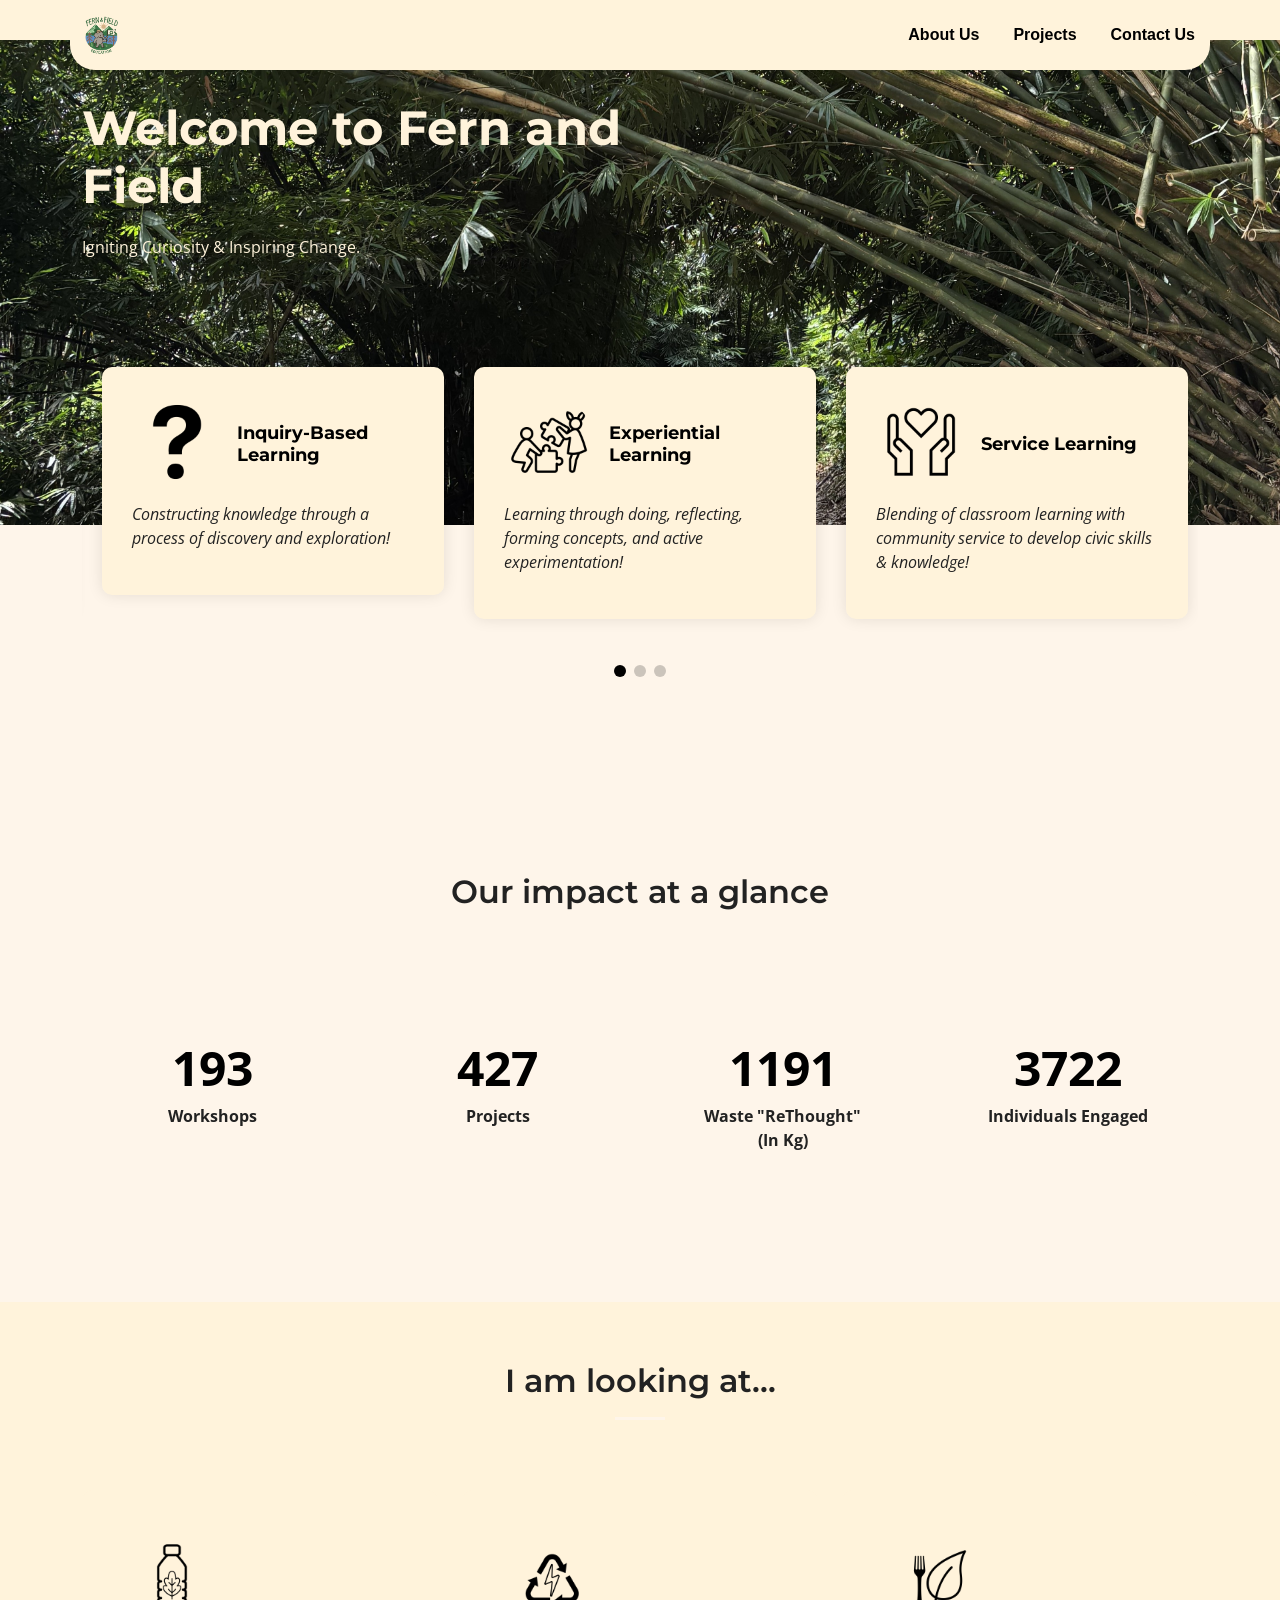
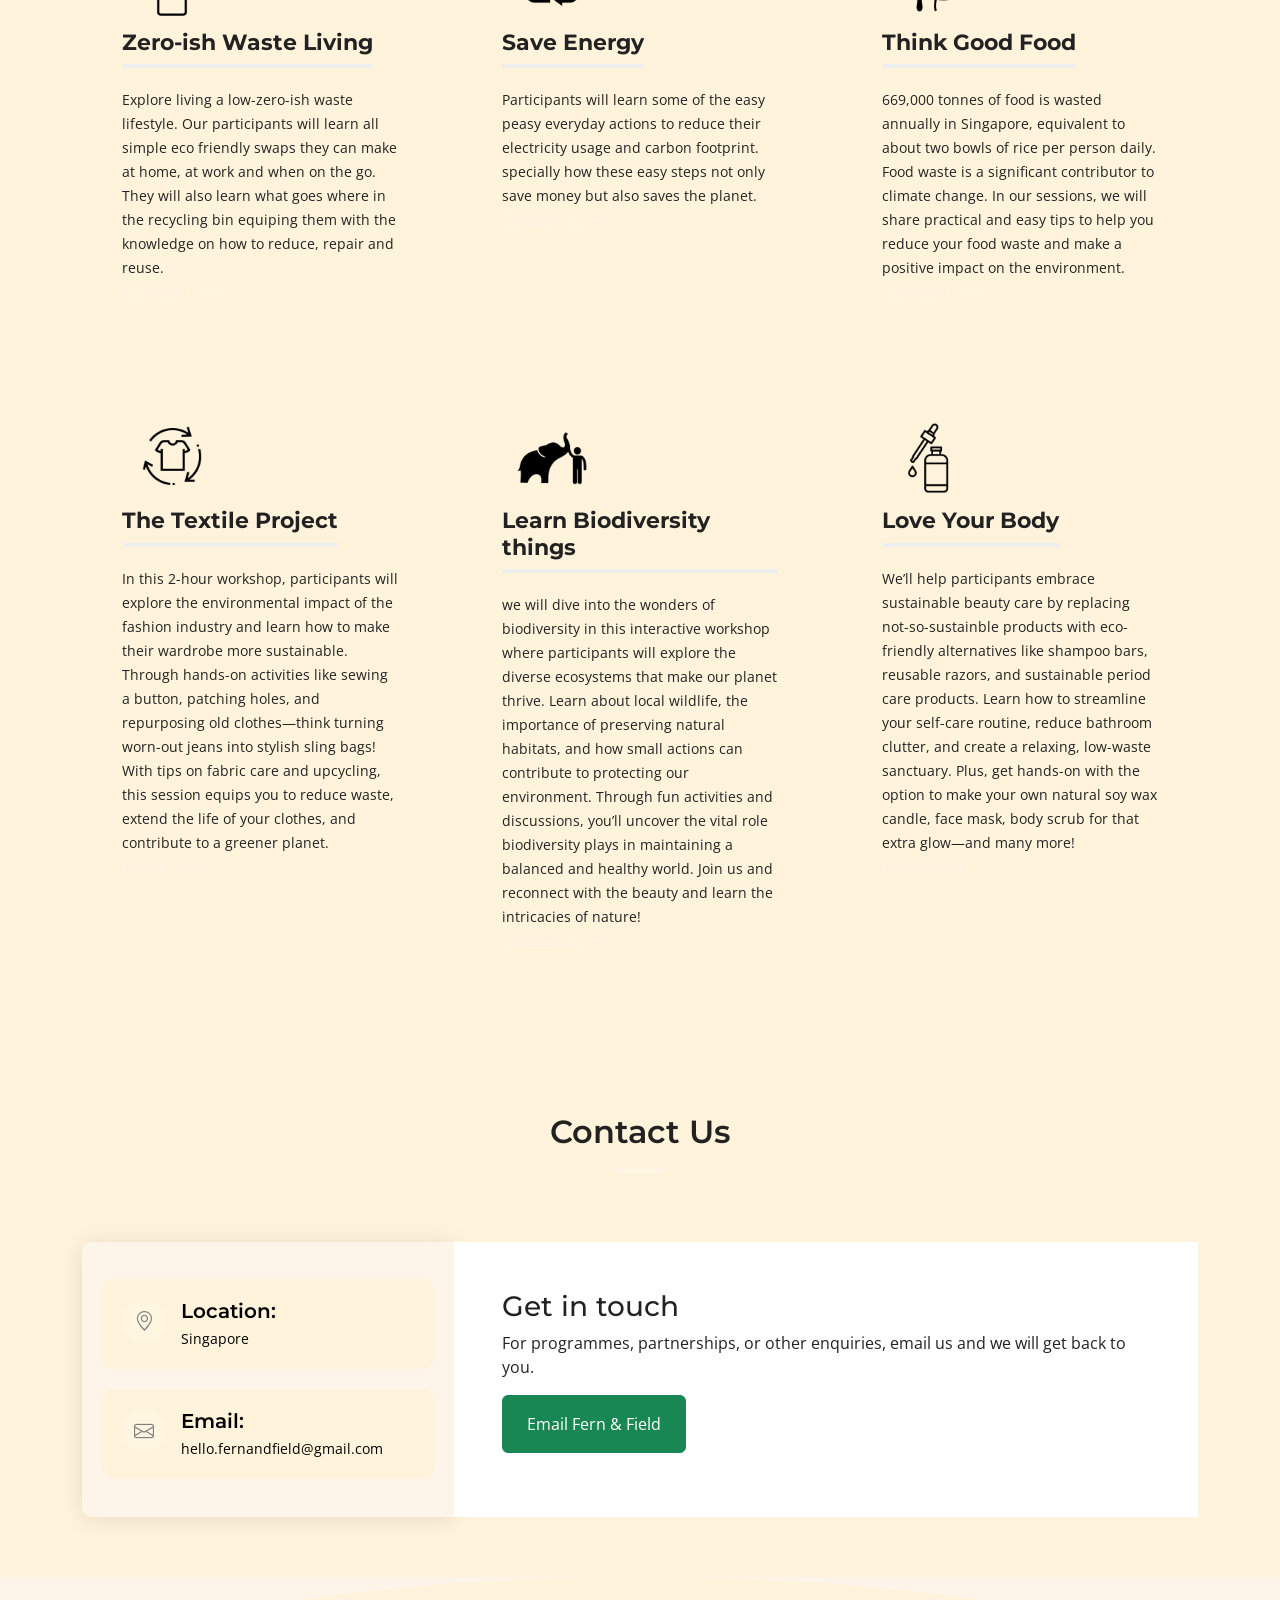
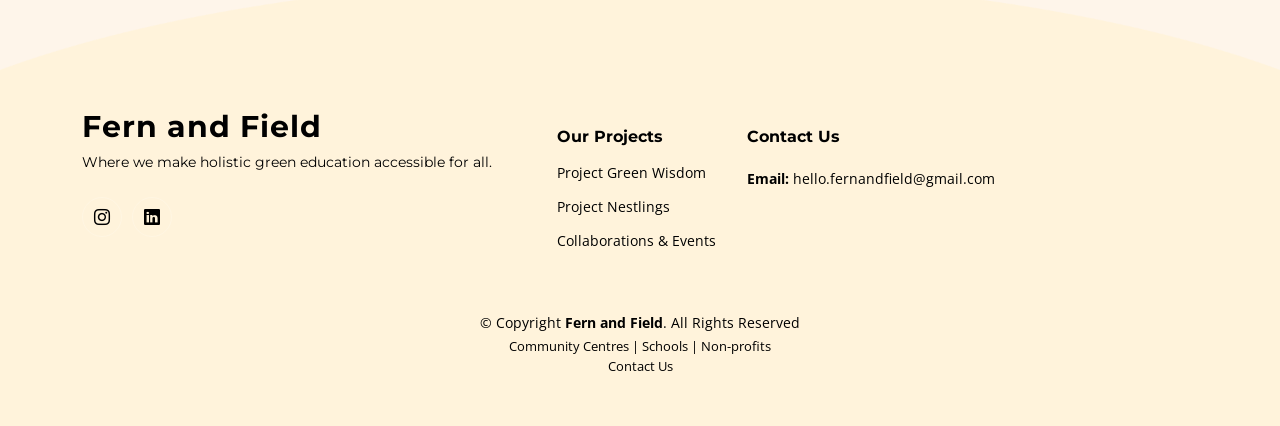
<file: index.html>
<!DOCTYPE html>
<html lang="en">

<head>
  <meta charset="utf-8">
  <meta content="width=device-width, initial-scale=1.0" name="viewport">

  <title>Fern & Field | Holistic Green Education</title>
  <meta property="og:image" content="assets/img/logo.png" />
  <meta name="description" content="Fern and Field: Where we rethink circularity in consumer products and conscious consumer choices. We hope that people will Recycle, Reduce, Reuse through our workshops. "/>
  <meta property="og:title" content="Fern and Field: Where we rethink circularity in consumer products and conscious consumer choices. We hope that people will Recycle, Reduce, Reuse through our workshops. " />
  <meta property="og:description" content="Fern and Field: Where we rethink circularity in consumer products and conscious consumer choices. We hope that people will Recycle, Reduce, Reuse through our workshops. " />
  <meta property="og:image" content="assets/img/logo.png" />


  <!-- Favicons -->
 <link rel="apple-touch-icon" sizes="180x180" href="/apple-touch-icon.png">
  <link rel="icon" type="image/png" sizes="32x32" href="/favicon-32x32.png">
  <link rel="icon" type="image/png" sizes="16x16" href="/favicon-16x16.png">
  <link rel="manifest" href="/site.webmanifest">
  <meta name="msapplication-TileColor" content="#fff3db00">
  <meta name="theme-color" content="#ffffff">
  <meta name="google-site-verification" content="SLOowdwNVGL_ZfBDJ6ufd3YwCEL0C_NyxzTiWFFtkxk" />

  <!-- Google Fonts -->
  <link rel="preconnect" href ="https://fonts.googleapis.com">
  <link rel="preconnect" href="https://fonts.gstatic.com" crossorigin>
  <link href="https://fonts.googleapis.com/css2?family=Open+Sans:ital,wght@0,300;0,400;0,500;0,600;0,700;1,300;1,400;1,600;1,700&family=Montserrat:ital,wght@0,300;0,400;0,500;0,600;0,700;1,300;1,400;1,500;1,600;1,700&family=Raleway:ital,wght@0,300;0,400;0,500;0,600;0,700;1,300;1,400;1,500;1,600;1,700&display=swap" rel="stylesheet">

  <!-- Vendor CSS Files -->
  <link href="assets/vendor/bootstrap/css/bootstrap.min.css" rel="stylesheet">
  <link href="assets/vendor/bootstrap-icons/bootstrap-icons.css" rel="stylesheet">
  <link href="assets/vendor/aos/aos.css" rel="stylesheet">

<link href="assets/vendor/swiper/swiper-bundle.min.css" rel="stylesheet">

  <!-- Template Main CSS File -->
  <link href="assets/css/main.css" rel="stylesheet">

  <!-- =======================================================
  * Template Name: Impact
  * Updated: Jan 09 2024 with Bootstrap v5.3.2
  * Template URL: https://bootstrapmade.com/impact-bootstrap-business-website-template/
  * Author: BootstrapMade.com
  * License: https://bootstrapmade.com/license/
  ======================================================== -->
</head>

<body>
  <div style="background-image: url(assets/img/background.JPG);background-size: cover;">
    <!-- ======= Header ======= -->
    <section id="topbar" class="topbar d-flex align-items-center" style="background-color: #fff3db;">
      <div class="container d-flex justify-content-center justify-content-md-between">
        <div class="contact-info d-flex align-items-center">
          <i class="bi bi-envelope d-flex align-items-center"><a href="mailto:hello.fernandfield@gmail.com">hello.fernandfield@gmail.com</a></i>
         
       <!-- -->
        </div> 
        <div class="social-links d-none d-md-flex align-items-center">
         
          <a href="https://www.instagram.com/fernandfield" class="instagram"><i class="bi bi-instagram"></i></a>
          <a href="https://www.linkedin.com/company/fern-field/" class="linkedin"><i class="bi bi-linkedin"></i></a>
        </div>
      </div>
    </section>
    <!-- End Top Bar -->
    <header id="header" class="header d-flex align-items-center" style="background-color: rgba(255, 243, 219, 0);">
      <div class="container-fluid container-xl d-flex align-items-center justify-content-between" style="background-color: #fff3db; height: 70px; border-radius: 25px;">
        <a href="index.html" class="logo d-flex align-items-center">
          <!-- Uncomment the line below if you also wish to use an image logo -->
          <img src="assets/img/logo.png">
        </a>
        <nav id="navbar" class="navbar">
          <ul>
            <li><a href="aboutus.html">About Us</a></li>
            <li><a href="#joinus">Projects</a></li>
            <li><a href="#contact">Contact Us</a></li>
          </ul>
        </nav><!-- .navbar -->

        <i class="mobile-nav-toggle mobile-nav-show bi bi-list"></i>
        <i class="mobile-nav-toggle mobile-nav-hide d-none bi bi-x"></i>

      </div>
    </header>
    <!-- End Header -->
    <!-- ======= Hero Section ======= -->
    <section id="hero" class="hero ">
      <div class="container position-relative">
        <div class="row gy-5" data-aos="fade-in">
          <div class="col-lg-6 order-2 order-lg-1 d-flex flex-column justify-content-center text-center text-lg-start">
            <h2><span style="color:#fff3db;">Welcome to <span>Fern and Field</span></span></h2>
            <p><span style="color:#fff3db;"> Igniting Curiosity & Inspiring Change.</span></p>
            <div class="d-flex justify-content-center justify-content-lg-start">
            </div>
          </div>
          <div class="col-lg-6 order-1 order-lg-2">
          </div>
        </div>
      </div>
      <div class="icon-boxes position-relative">
        <div class="container position-relative">
          <div class="row gy-4 mt-5">
            <div class="container testimonials" data-aos="fade-up">
              <div class="slides-3 swiper" data-aos="fade-up" data-aos-delay="100">
                <div class="swiper-wrapper">
      
                  <div class="swiper-slide">
                    <div class="testimonial-wrap">
                      <div class="testimonial-item">
                        <div class="d-flex align-items-center">
                          <img src="assets/img/testimonials/ibl.png" class="testimonial-img flex-shrink-0" alt="">
                          <div>
                            <h3>Inquiry-Based Learning</h3>
                          
                          </div>
                        </div>
                        <p>
                        Constructing knowledge through a process of discovery and exploration!
                        </p>
                      </div>
                    </div>
                  </div><!-- End testimonial item -->

                                    <div class="swiper-slide">
                    <div class="testimonial-wrap">
                      <div class="testimonial-item">
                        <div class="d-flex align-items-center">
                          <img src="assets/img/testimonials/el.png" class="testimonial-img flex-shrink-0" alt="">
                          <div>
                            <h3>Experiential Learning</h3>       
                          </div>
                        </div>
                        <p>
                        Learning through doing, reflecting, forming concepts, and active experimentation!
                        </p>
                      </div>
                    </div>
                  </div><!-- End testimonial item -->
                  
                  <div class="swiper-slide">
                    <div class="testimonial-wrap">
                      <div class="testimonial-item">
                        <div class="d-flex align-items-center">
                          <img src="assets/img/testimonials/sl.png" class="testimonial-img flex-shrink-0" alt="">
                          <div>
                            <h3>Service Learning</h3>
                      
                          </div>
                        </div>
                        <p>
Blending of classroom learning with community service to develop civic skills & knowledge!                        </p>

                      </div>
                    </div>
                  </div><!-- End testimonial item -->
                  
                </div>
                <div class="swiper-pagination"></div>
              </div>
            </div> 
          </div>
        </div>
      </div>

    </section>
    <!-- End Hero Section -->
  </div>
  <main id="main">

    <!-- Stats Section - Home Page -->
    <section id="stats-counter" class="stats" style="background-color: var(--color-primary);">
<style>
  #stats-counter .purecounter {
    color: black;
  }
</style>
      <div class="section-header">
        <h2>Our impact at a glance</h2>
      </div>
      <div class="container position-relative" data-aos="fade-up" data-aos-delay="100">

        <div class="row gy-4">

          <div class="col-lg-3 col-md-6">
            <div class="stats-item text-center w-100 h-100">
              <span data-purecounter-start="0" data-purecounter-end="232" data-purecounter-duration="1" class="purecounter"></span>
              <p>Workshops</p>
            </div>
          </div><!-- End Stats Item -->

          <div class="col-lg-3 col-md-6">
            
            <div class="stats-item text-center w-100 h-100">
              <span data-purecounter-start="0" data-purecounter-end="521" data-purecounter-duration="1" class="purecounter"></span>
              <p>Projects</p>
            </div>
          </div><!-- End Stats Item -->

          <div class="col-lg-3 col-md-6">
            <div class="stats-item text-center w-100 h-100">
              <span data-purecounter-start="0" data-purecounter-end="1453" data-purecounter-duration="1" class="purecounter"></span>
              <p>Waste "ReThought" </p><p>(In Kg)</p>
            </div>
          </div><!-- End Stats Item -->

          <div class="col-lg-3 col-md-6">
            <div class="stats-item text-center w-100 h-100">
              <span data-purecounter-start="0" data-purecounter-end="4539" data-purecounter-duration="1" class="purecounter"></span>
              <p>Individuals Engaged</p>
            </div>
          </div><!-- End Stats Item -->

        </div>

      </div>

    </section><!-- End Stats Section -->

    <!-- ======= Our Services Section ======= -->
    <section id="joinus" class="services sections-bg">
      <div class="container" data-aos="fade-up">

        <div class="section-header">
          <h2>I am looking at...</h2>
        </div>

        <div class="row gy-4" data-aos="fade-up" data-aos-delay="100">

          <div class="col-lg-4 col-md-6">
            <div class="service-item position-relative">
              <img src="assets/img/recyclingplastic.png" style="width: 100px; height: 100px;"><br>
              <h3>Zero-ish Waste Living</h3>
              <p>Explore living a low-zero-ish waste lifestyle. 
                Our participants will learn all simple eco friendly swaps they can make at home, at work and when on the go. 
                They will also learn what goes where in the recycling bin equiping them with the knowledge on how to reduce, repair and reuse.
</p>
              <a href="mailto:hello.fernandfield@gmail.com">Contact Us <i class="bi bi-arrow-right"></i></a>
            </div>
          </div><!-- End Service Item -->

          <div class="col-lg-4 col-md-6">
            <div class="service-item position-relative">
              <img src="assets/img/saveenergy.png" style="width: 100px; height: 100px;"><br>
              <h3>Save Energy</h3>
              <p>Participants will learn some of the easy peasy everyday actions to reduce their electricity usage and carbon footprint. 
specially how these easy steps not only save money but also saves the planet.
    </p>
              <a href="mailto:hello.fernandfield@gmail.com">Contact Us <i class="bi bi-arrow-right"></i></a>
            </div>
          </div><!-- End Service Item -->

          <div class="col-lg-4 col-md-6">
            <div class="service-item position-relative">
              <img src="assets/img/food.png" style="width: 100px; height: 100px;"><br>
              <h3>Think Good Food</h3>
              <p>669,000 tonnes of food is wasted annually in Singapore, equivalent to about two bowls of rice per person daily. 
Food waste is a significant contributor to climate change. In our sessions, we will share practical and easy tips to help you reduce your food waste and make a positive impact on the environment.</p>
              <a href="mailto:hello.fernandfield@gmail.com">Contact Us <i class="bi bi-arrow-right"></i></a>
            </div>
          </div><!-- End Service Item -->
          <div class="col-lg-4 col-md-6">
            <div class="service-item position-relative">
              <img src="assets/img/textileproj.png" style="width: 100px; height: 100px;"><br>
              <h3>The Textile Project</h3>
              <p>In this 2-hour workshop, participants will explore the environmental impact of the fashion industry and learn how to make their wardrobe more sustainable. 
Through hands-on activities like sewing a button, patching holes, and repurposing old clothes—think turning worn-out jeans into stylish sling bags! 
With tips on fabric care and upcycling, this session equips you to reduce waste, extend the life of your clothes, and contribute to a greener planet.</p>
              <a href="mailto:hello.fernandfield@gmail.com">Contact Us <i class="bi bi-arrow-right"></i></a>
            </div>
          </div><!-- End Service Item -->

          <div class="col-lg-4 col-md-6">
            <div class="service-item position-relative">
              <img src="assets/img/biod.png" style="width: 100px; height: 100px;"><br>
              <h3>Learn Biodiversity things</h3>
              <p>we will dive into the wonders of biodiversity in this interactive workshop where participants will explore the diverse ecosystems that make our planet thrive. Learn about local wildlife, the importance of preserving natural habitats, and how small actions can contribute to protecting our environment. 
                Through fun activities and discussions, you’ll uncover the vital role biodiversity plays in maintaining a balanced and healthy world. Join us and reconnect with the beauty and learn the intricacies of nature!</p>
              <a href="mailto:hello.fernandfield@gmail.com">Contact Us <i class="bi bi-arrow-right"></i></a>
            </div>
          </div><!-- End Service Item -->

          <div class="col-lg-4 col-md-6">
            <div class="service-item position-relative">
              <img src="assets/img/body.png" style="width: 100px; height: 100px;"><br>
              <h3>Love Your Body</h3>
              <p>We’ll help participants embrace sustainable beauty care by replacing not-so-sustainble products with eco-friendly alternatives like shampoo bars, 
                reusable razors, and sustainable period care products. Learn how to streamline your self-care routine, reduce bathroom clutter, and create a relaxing, low-waste sanctuary. Plus, get hands-on with the option to make your own natural soy wax candle, face mask, 
                body scrub for that extra glow—and many more!</p>
              <a href="mailto:hello.fernandfield@gmail.com">Contact Us <i class="bi bi-arrow-right"></i></a>
            </div>
          </div><!-- End Service Item -->
        </div>

      </div>
    </section>
    <!-- End Our Services Section -->

    <!-- ======= Contact Section ======= -->
    <section id="contact" class="contact sections-bg">
      <div class="container" data-aos="fade-up">

        <div class="section-header">
          <h2>Contact Us</h2>
        </div>

        <div class="row gx-lg-0 gy-4">

          <div class="col-lg-4">

            <div class="info-container d-flex flex-column align-items-center justify-content-center">
              <div class="info-item d-flex">
                <i class="bi bi-geo-alt flex-shrink-0"></i>
                <div>
                  <h4>Location:</h4>
                  <p>Singapore</p>
                </div>
              </div><!-- End Info Item -->

              <div class="info-item d-flex">
                <i class="bi bi-envelope flex-shrink-0"></i>
                <div>
                  <h4>Email:</h4>
                  <p>hello.fernandfield@gmail.com
                  </p>
                </div>
              </div><!-- End Info Item -->
            </div>

          </div>

          <div class="col-lg-8">
            <div class="p-4 p-lg-5 bg-white h-100 d-flex flex-column justify-content-center">
              <h3>Get in touch</h3>
              <p>For programmes, partnerships, or other enquiries, email us and we will get back to you.</p>
              <p><a class="btn btn-success px-4 py-3" href="mailto:hello.fernandfield@gmail.com?subject=Enquiry%20for%20Fern%20%26%20Field">Email Fern &amp; Field</a></p>
            </div>
          </div><!-- End Contact Email -->

        </div>

      </div>
    </section><!-- End Contact Section -->

  </main><!-- End #main -->

  <!-- ======= Footer ======= -->
  <div class="footer-top-curve">
    <img style="max-width: 100%;"src="./assets/img/footer-top-bg.png">
  </div>
  <footer style="position:relative;" id="footer" class="footer">

    <div class="container">
      <div class="row gy-4">
        <div class="col-lg-5 col-md-12 footer-info">
          <a href="index.html" class="logo d-flex align-items-center">
            <span>Fern and Field</span>
          </a>
          <p>Where we make holistic green education accessible for all.</p>
          <div class="social-links d-flex mt-4">    
            <a href="https://www.instagram.com/fernandfield" class="instagram"><i class="bi bi-instagram"></i></a>
            <a href="https://www.linkedin.com/company/fern-field/" class="linkedin"><i class="bi bi-linkedin"></i></a>
          </div>
        </div>

        <div class="col-lg-2 col-6 footer-links">
          <h4>Our Projects</h4>
          <ul>
            <li><a href="uf.html">Project Green Wisdom</a></li>
           <li><a href="nestlings.html">Project Nestlings</a></li>
           <li><a href="ce.html">Collaborations & Events</a></li>

 
          </ul>
        </div>

        <div class="col-lg-3 col-md-12 footer-contact text-center text-md-start">
          <h4>Contact Us</h4>
          <p>
  
            <strong>Email:</strong> hello.fernandfield@gmail.com<br>
          </p>

        </div>

      </div>
    </div>

    <div class="container mt-4">
      <div class="copyright">
        &copy; Copyright <strong><span>Fern and Field</span></strong>. All Rights Reserved
      </div>
      <div class="credits">
        <!-- All the links in the footer should remain intact. -->
        <!-- You can delete the links only if you purchased the pro version. -->
        <!-- Licensing information: https://bootstrapmade.com/license/ -->
        <!-- Purchase the pro version with working PHP/AJAX contact form: https://bootstrapmade.com/impact-bootstrap-business-website-template/ -->
        Community Centres | Schools | Non-profits <br>  <a href="mailto:hello.fernandfield@gmail.com">Contact Us</a>
      </div>
    </div>

  </footer><!-- End Footer -->
  <!-- End Footer -->

  <a href="#" class="scroll-top d-flex align-items-center justify-content-center"><i class="bi bi-arrow-up-short"></i></a>

  <div id="preloader"></div>

  <!-- Vendor JS Files -->
  <script src="assets/vendor/bootstrap/js/bootstrap.bundle.min.js"></script>
  <script src="assets/vendor/aos/aos.js"></script>

<script src="assets/vendor/purecounter/purecounter_vanilla.js"></script>
  <script src="assets/vendor/swiper/swiper-bundle.min.js"></script>

<!-- Template Main JS File -->
  <script src="assets/js/main.js"></script>

</body>

</html>
</file>
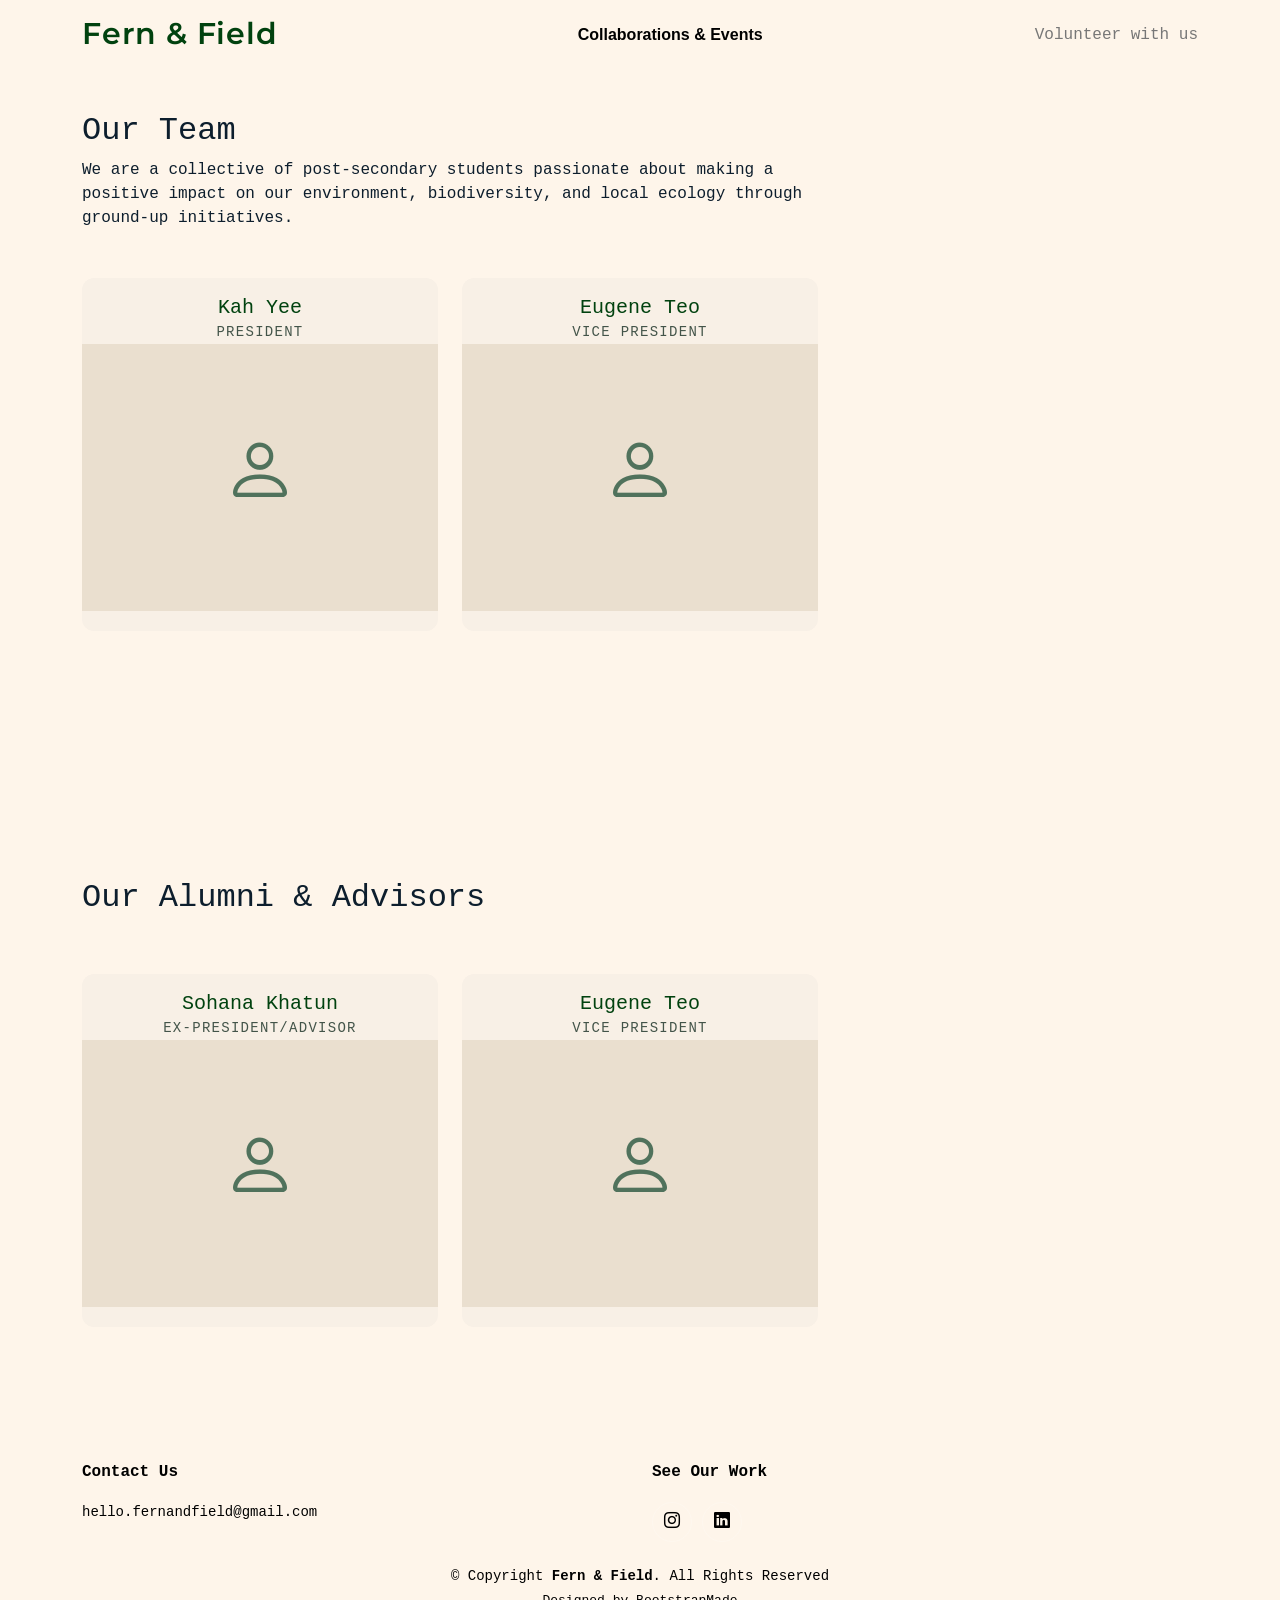
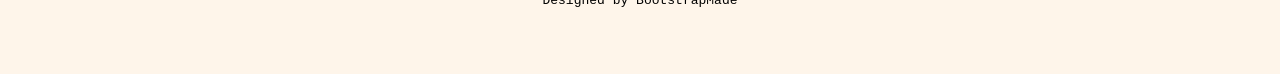
<file: aboutus.html>
<!DOCTYPE html>
<html lang="en">

<head>
  <meta charset="utf-8">
  <meta content="width=device-width, initial-scale=1.0" name="viewport">

  <title>Our Team | Fern & Field</title>
  <meta property="og:image" content="assets/img/logo.png" />
  <meta name="description" content="Fern and Field: Where we rethink circularity in consumer products and conscious consumer choices. We hope that people will Recycle, Reduce, Reuse through our workshops. "/>
  <meta property="og:title" content="Fern and Field: Where we rethink circularity in consumer products and conscious consumer choices. We hope that people will Recycle, Reduce, Reuse through our workshops. " />
  <meta property="og:description" content="Fern and Field: Where we rethink circularity in consumer products and conscious consumer choices. We hope that people will Recycle, Reduce, Reuse through our workshops. " />
  <meta property="og:image" content="assets/img/logo.png" />


  <!-- Favicons -->
 <link rel="apple-touch-icon" sizes="180x180" href="/apple-touch-icon.png">
  <link rel="icon" type="image/png" sizes="32x32" href="/favicon-32x32.png">
  <link rel="icon" type="image/png" sizes="16x16" href="/favicon-16x16.png">
  <link rel="manifest" href="/site.webmanifest">
  <meta name="msapplication-TileColor" content="#fff3db">
  <meta name="theme-color" content="#ffffff">
  <meta name="google-site-verification" content="SLOowdwNVGL_ZfBDJ6ufd3YwCEL0C_NyxzTiWFFtkxk" />

  <!-- Google Fonts -->
  <link rel="preconnect" href ="https://fonts.googleapis.com">
  <link rel="preconnect" href="https://fonts.gstatic.com" crossorigin>
  <link href="https://fonts.googleapis.com/css2?family=Open+Sans:ital,wght@0,300;0,400;0,500;0,600;0,700;1,300;1,400;1,600;1,700&family=Montserrat:ital,wght@0,300;0,400;0,500;0,600;0,700;1,300;1,400;1,500;1,600;1,700&family=Raleway:ital,wght@0,300;0,400;0,500;0,600;0,700;1,300;1,400;1,500;1,600;1,700&display=swap" rel="stylesheet">

  <!-- Vendor CSS Files -->
  <link href="assets/vendor/bootstrap/css/bootstrap.min.css" rel="stylesheet">
  <link href="assets/vendor/bootstrap-icons/bootstrap-icons.css" rel="stylesheet">
  <link href="assets/vendor/aos/aos.css" rel="stylesheet">

<!-- Template Main CSS File -->
  <link href="assets/css/main.css" rel="stylesheet">
  <link href="assets/css/myportfolioindex.css" rel="stylesheet">


  <!-- =======================================================
  * Template Name: Yummy
  * Updated: Jul 27 2023 with Bootstrap v5.3.1
  * Template URL: https://bootstrapmade.com/yummy-bootstrap-restaurant-website-template/
  * Author: BootstrapMade.com
  * License: https://bootstrapmade.com/license/
  ======================================================== -->
</head>

<body>

  <!-- ======= Header ======= -->
  <header id="header" class="header fixed-top d-flex align-items-center" style="background-color: #FEF5EA;">
    <div class="container d-flex align-items-center justify-content-between">

      <a href="index.html" class="logo d-flex align-items-center me-auto me-lg-0">
    <h1 style="color:#01420f;">Fern & Field<span></span></h1>
      </a>

      <nav id="navbar" class="navbar">
        <ul>
          <li><a href="ce.html">Collaborations & Events</a></li>
          
        </ul>
      </nav><!-- .navbar -->

      <a class="btn-book-a-table" href="mailto:hello.fernandfield@gmail.com">Volunteer with us</a>
      <i class="mobile-nav-toggle mobile-nav-show bi bi-list"></i>
      <i class="mobile-nav-toggle mobile-nav-hide d-none bi bi-x"></i>

    </div>
  </header><!-- End Header -->

  <main id="main">
<section class="section site-portfolio" style="background-color: #FEF5EA;">
      <div class="container"><div class="row mb-5 align-items-center"><div class="col-md-12 col-lg-8 mb-4 mb-lg-0" data-aos="fade-up"><h2>Our Team</h2><p class="mb-0">We are a collective of post-secondary students passionate about making a positive impact on our environment, biodiversity, and local ecology through ground-up initiatives.</p></div></div>
      <div class="row no-gutter" data-aos="fade-up" data-aos-delay="200"><div class="item col-sm-6 col-md-4 col-lg-4 mb-4"><div class="item-wrap team-card">
          <div class="work-info"><h3>Kah Yee</h3><span>President</span></div>
          <div class="team-avatar" aria-label="Team photo not supplied"><i class="bi bi-person"></i></div>
        </div></div>
<div class="item col-sm-6 col-md-4 col-lg-4 mb-4"><div class="item-wrap team-card">
          <div class="work-info"><h3>Eugene Teo</h3><span>Vice President</span></div>
          <div class="team-avatar" aria-label="Team photo not supplied"><i class="bi bi-person"></i></div>
        </div></div></div></div>
    </section>
<section class="section site-portfolio" style="background-color: #FEF5EA;">
      <div class="container"><div class="row mb-5 align-items-center"><div class="col-md-12 col-lg-8 mb-4 mb-lg-0" data-aos="fade-up"><h2>Our Alumni & Advisors</h2></div></div>
      <div class="row no-gutter" data-aos="fade-up" data-aos-delay="200"><div class="item col-sm-6 col-md-4 col-lg-4 mb-4"><div class="item-wrap team-card">
          <div class="work-info"><h3>Sohana Khatun</h3><span>Ex-President/Advisor</span></div>
          <div class="team-avatar" aria-label="Team photo not supplied"><i class="bi bi-person"></i></div>
        </div></div>
<div class="item col-sm-6 col-md-4 col-lg-4 mb-4"><div class="item-wrap team-card">
          <div class="work-info"><h3>Eugene Teo</h3><span>Vice President</span></div>
          <div class="team-avatar" aria-label="Team photo not supplied"><i class="bi bi-person"></i></div>
        </div></div></div></div>
    </section>
  </main><!-- End #main -->

   <!-- ======= Footer ======= -->
  <footer id="footer" class="footer" style="background-color: #FEF5EA;">
    <div class="container">
      <div class="row gy-3">
        <div class="col-lg-6"><h4>Contact Us</h4><p><a href="mailto:hello.fernandfield@gmail.com">hello.fernandfield@gmail.com</a></p></div>
        <div class="col-lg-6"><h4>See Our Work</h4>
          <div class="social-links d-flex"><a href="https://www.instagram.com/fernandfield" aria-label="Instagram"><i class="bi bi-instagram"></i></a>
          <a href="https://www.linkedin.com/company/fern-field/" aria-label="LinkedIn"><i class="bi bi-linkedin"></i></a></div>
        </div>
      </div>
      <div class="copyright mt-4">&copy; Copyright <strong>Fern &amp; Field</strong>. All Rights Reserved</div>
      <div class="credits">Designed by <a href="https://bootstrapmade.com/">BootstrapMade</a></div>
    </div>
  </footer><!-- End Footer -->

  <a href="#" class="scroll-top d-flex align-items-center justify-content-center"><i class="bi bi-arrow-up-short"></i></a>

  <div id="preloader"></div>

  <!-- Vendor JS Files -->
  <script src="assets/vendor/bootstrap/js/bootstrap.bundle.min.js"></script>
  <script src="assets/vendor/aos/aos.js"></script>

<!-- Template Main JS File -->
  <script src="assets/js/main.js"></script>

</body>

</html>
</file>
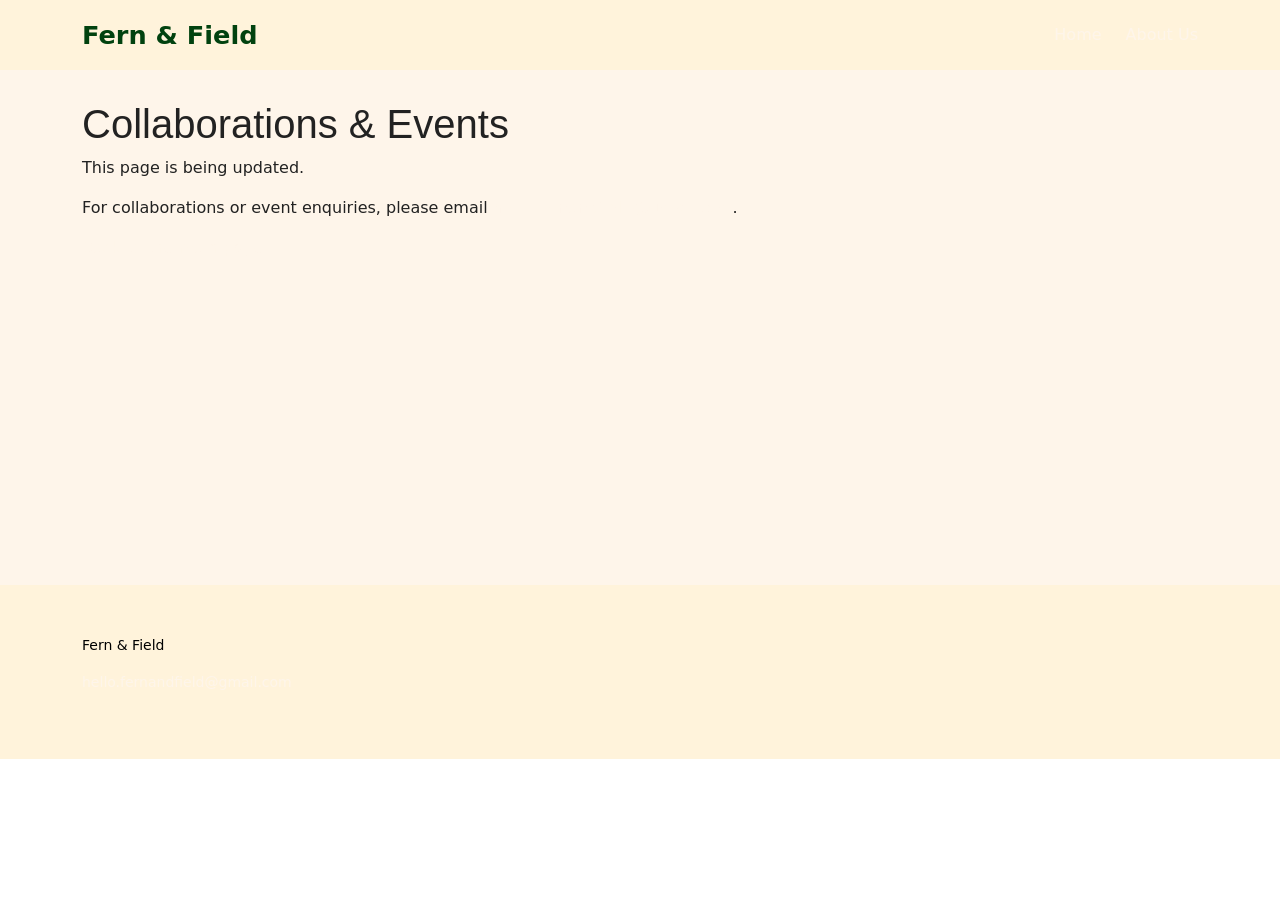
<file: ce.html>
<!doctype html>
<html lang="en">
<head>
<meta charset="utf-8"><meta name="viewport" content="width=device-width, initial-scale=1">
<title>Collaborations &amp; Events | Fern &amp; Field</title>
<meta name="description" content="Collaborations and events with Fern & Field.">
<link rel="apple-touch-icon" href="/apple-touch-icon.png"><link rel="icon" href="/favicon-32x32.png"><link rel="manifest" href="/site.webmanifest">
<link href="assets/vendor/bootstrap/css/bootstrap.min.css" rel="stylesheet"><link href="assets/vendor/bootstrap-icons/bootstrap-icons.css" rel="stylesheet"><link href="assets/css/main.css" rel="stylesheet">
</head>
<body>
<header id="header" class="header d-flex align-items-center" style="background-color:#fff3db;">
 <div class="container d-flex justify-content-between align-items-center"><a href="index.html" class="logo d-flex align-items-center" style="font-size:1.6rem;color:#01420f;font-weight:700;">Fern &amp; Field</a>
 <nav><a href="index.html" style="margin-right:1.5rem;">Home</a><a href="aboutus.html">About Us</a></nav></div>
</header>
<main id="main" style="min-height:65vh; background-color:#FEF5EA; padding:100px 0;">
 <div class="container"><h1>Collaborations &amp; Events</h1><p>This page is being updated.</p>
 <p>For collaborations or event enquiries, please email <a href="mailto:hello.fernandfield@gmail.com">hello.fernandfield@gmail.com</a>.</p>
 <p><a href="index.html">Back to the main page</a></p></div>
</main>
<footer id="footer" class="footer"><div class="container"><p>Fern &amp; Field</p><p><a href="mailto:hello.fernandfield@gmail.com">hello.fernandfield@gmail.com</a></p></div></footer>
<script src="assets/vendor/bootstrap/js/bootstrap.bundle.min.js"></script><script src="assets/js/main.js"></script>
</body></html>
</file>
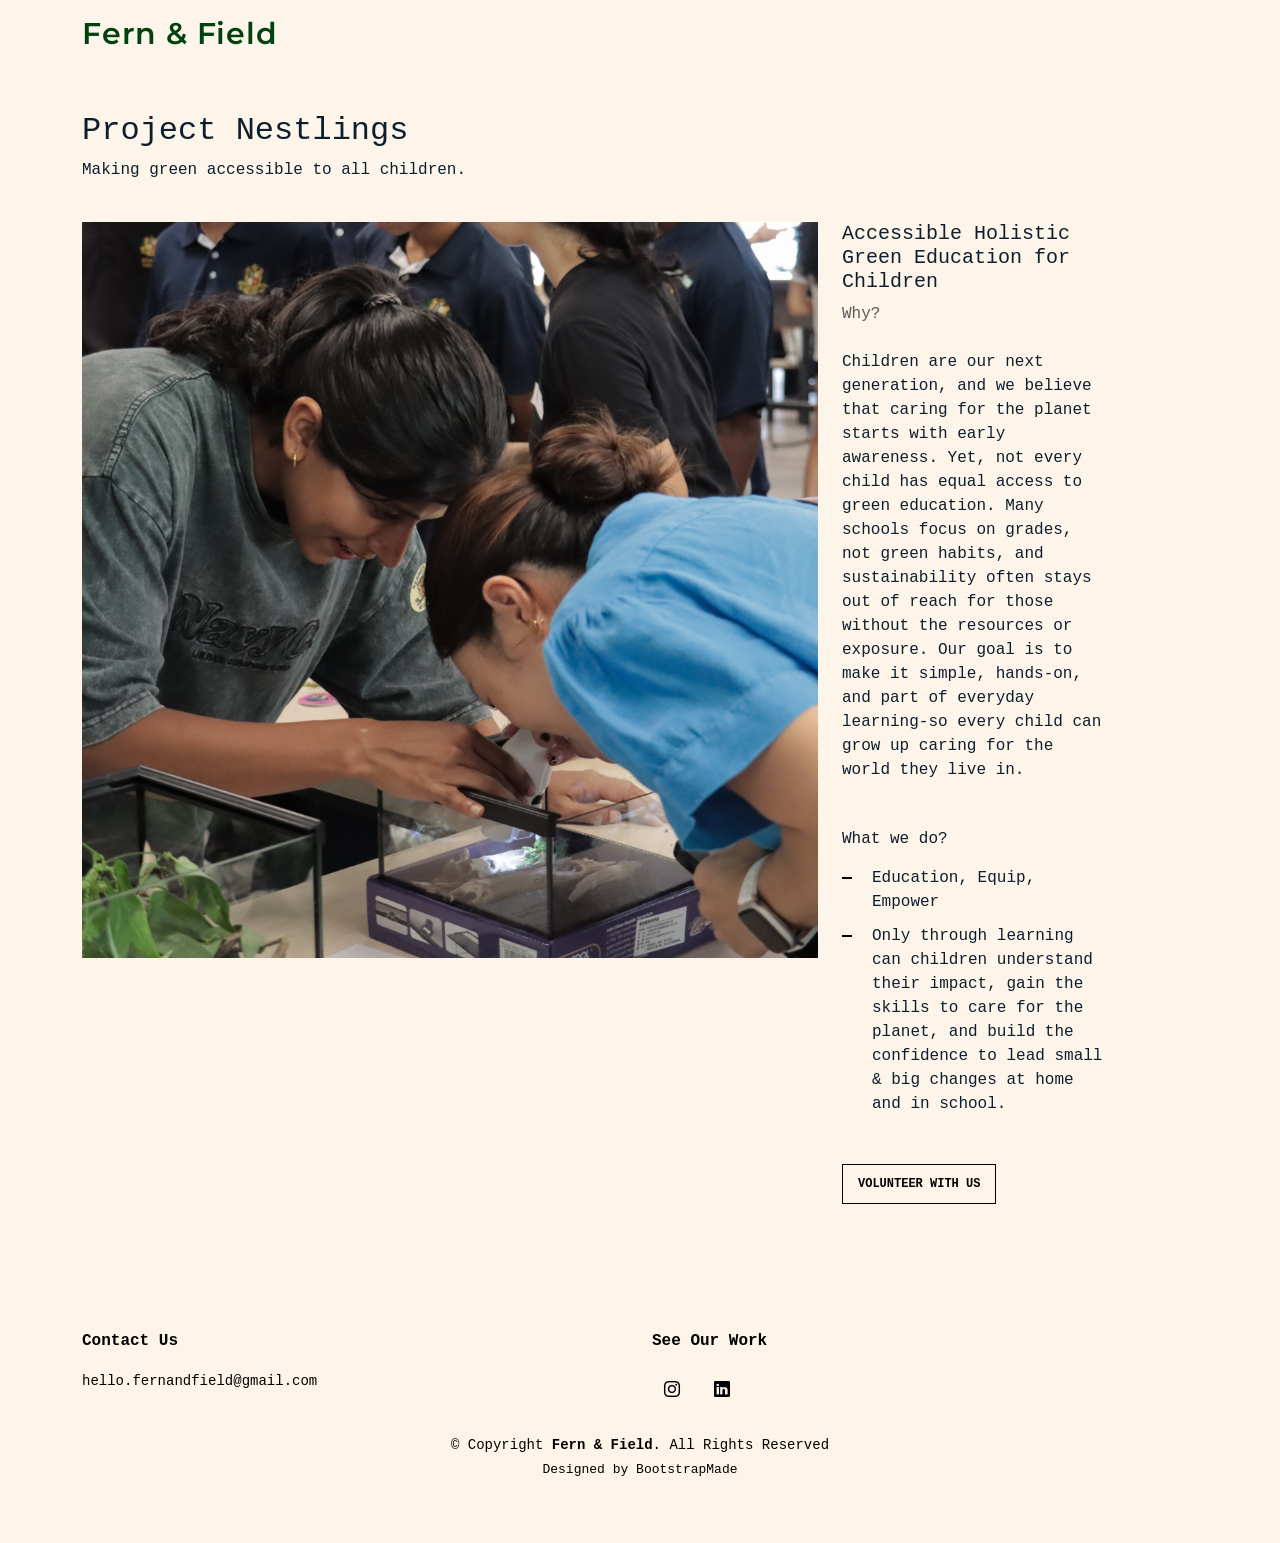
<file: nestlings.html>
<!DOCTYPE html>
<html lang="en">

<head>
  <meta charset="utf-8">
  <meta content="width=device-width, initial-scale=1.0" name="viewport">

  <title>Project Nestlings | Fern & Field</title>
  <meta property="og:image" content="assets/img/logo.png" />
  <meta name="description" content="Fern and Field: Where we rethink circularity in consumer products and conscious consumer choices. We hope that people will Recycle, Reduce, Reuse through our workshops. "/>
  <meta property="og:title" content="Fern and Field: Where we rethink circularity in consumer products and conscious consumer choices. We hope that people will Recycle, Reduce, Reuse through our workshops. " />
  <meta property="og:description" content="Fern and Field: Where we rethink circularity in consumer products and conscious consumer choices. We hope that people will Recycle, Reduce, Reuse through our workshops. " />
  <meta property="og:image" content="assets/img/logo.png" />


  <!-- Favicons -->
 <link rel="apple-touch-icon" sizes="180x180" href="/apple-touch-icon.png">
  <link rel="icon" type="image/png" sizes="32x32" href="/favicon-32x32.png">
  <link rel="icon" type="image/png" sizes="16x16" href="/favicon-16x16.png">
  <link rel="manifest" href="/site.webmanifest">
  <meta name="msapplication-TileColor" content="#fff3db">
  <meta name="theme-color" content="#ffffff">
  <meta name="google-site-verification" content="SLOowdwNVGL_ZfBDJ6ufd3YwCEL0C_NyxzTiWFFtkxk" />

  <!-- Google Fonts -->
  <link rel="preconnect" href ="https://fonts.googleapis.com">
  <link rel="preconnect" href="https://fonts.gstatic.com" crossorigin>
  <link href="https://fonts.googleapis.com/css2?family=Open+Sans:ital,wght@0,300;0,400;0,500;0,600;0,700;1,300;1,400;1,600;1,700&family=Montserrat:ital,wght@0,300;0,400;0,500;0,600;0,700;1,300;1,400;1,500;1,600;1,700&family=Raleway:ital,wght@0,300;0,400;0,500;0,600;0,700;1,300;1,400;1,500;1,600;1,700&display=swap" rel="stylesheet">

  <!-- Vendor CSS Files -->
  <link href="assets/vendor/bootstrap/css/bootstrap.min.css" rel="stylesheet">
  <link href="assets/vendor/bootstrap-icons/bootstrap-icons.css" rel="stylesheet">
  <link href="assets/vendor/aos/aos.css" rel="stylesheet">

<!-- Template Main CSS File -->
  <link href="assets/css/main.css" rel="stylesheet">
  <link href="assets/css/myportfolioindex.css" rel="stylesheet">


  <!-- =======================================================
  * Template Name: Yummy
  * Updated: Jul 27 2023 with Bootstrap v5.3.1
  * Template URL: https://bootstrapmade.com/yummy-bootstrap-restaurant-website-template/
  * Author: BootstrapMade.com
  * License: https://bootstrapmade.com/license/
  ======================================================== -->
</head>

<body class="font-family: Courier, monospace;">

  <!-- ======= Header ======= -->
  <header id="header" class="header fixed-top d-flex align-items-center" style="background-color: #FEF5EA;">
    <div class="container d-flex align-items-center justify-content-between">

      <a href="https://fernandfield.org" class="logo d-flex align-items-center me-auto me-lg-0">
        <!-- Uncomment the line below if you also wish to use an image logo -->
        <!-- <img src="assets/img/logo.png" alt=""> -->
        <h1 style="color:#01420f;">Fern & Field<span></span></h1>
      </a>

    </div>
  </header><!-- End Header -->

  <main id="main"  style="background-color: #FEF5EA;">

     <section class="section" >
        <div class="container">
          <div class="row mb-4 align-items-center">
            <div class="col-md-6" data-aos="fade-up">
              <h2 class="montserrat"> Project Nestlings</h2>
              <p class="open-sans">Making green accessible to all children.
</p>
            </div>
          </div>
        </div>
  
        <div class="site-section pb-0">
          <div class="container">
            <div class="row align-items-stretch">
              <div class="col-md-8" data-aos="fade-up">
                <img src="assets/img/nestling.jpg" alt="Image" class="img-fluid">
              </div>
              <div class="col-md-3 ml-auto" data-aos="fade-up" data-aos-delay="100">
                <div class="sticky-content">
                  <h3 class="h3 montserrat"> Accessible Holistic Green Education for Children</h3>
                  <p class="mb-4 raleway"><span class="text-muted">Why? </span></p>
  
                  <div class="mb-5">
                    <p class="open-sans">Children are our next generation, and we believe that caring for the planet starts with early awareness. Yet, not every child has equal access to green education. Many schools focus on grades, not green habits, and sustainability often stays out of reach for those without the resources or exposure. Our goal is to make it simple, hands-on, and part of everyday learning-so every child can grow up caring for the world they live in.
</p>
  
                  </div>
  
                  <h4 class="h4 mb-3">What we do?</h4>
                  <ul class="list-unstyled list-line mb-5">
                    <li class="raleway">Education, Equip, Empower</li>
                    <li class="raleway">Only through learning can children understand their impact, gain the skills to care for the planet, and build the confidence to lead small & big changes at home and in school.</li>
             
                  </ul>
  
                  <p><a href="mailto:hello.fernandfield@gmail.com" class="readmore">Volunteer with us</a></p>
                </div>
              </div>
            </div>
          </div>
      </section>

  <!-- ======= Footer ======= -->
    <footer id="footer" class="footer" style="background-color: #FEF5EA;">
    <div class="container">
      <div class="row gy-3">
        <div class="col-lg-6"><h4>Contact Us</h4><p><a href="mailto:hello.fernandfield@gmail.com">hello.fernandfield@gmail.com</a></p></div>
        <div class="col-lg-6"><h4>See Our Work</h4>
          <div class="social-links d-flex"><a href="https://www.instagram.com/fernandfield" aria-label="Instagram"><i class="bi bi-instagram"></i></a>
          <a href="https://www.linkedin.com/company/fern-field/" aria-label="LinkedIn"><i class="bi bi-linkedin"></i></a></div>
        </div>
      </div>
      <div class="copyright mt-4">&copy; Copyright <strong>Fern &amp; Field</strong>. All Rights Reserved</div>
      <div class="credits">Designed by <a href="https://bootstrapmade.com/">BootstrapMade</a></div>
    </div>
  </footer><!-- End Footer -->

  <a href="#" class="scroll-top d-flex align-items-center justify-content-center"><i class="bi bi-arrow-up-short"></i></a>

  <div id="preloader"></div>

  <!-- Vendor JS Files -->
  <script src="assets/vendor/bootstrap/js/bootstrap.bundle.min.js"></script>
  <script src="assets/vendor/aos/aos.js"></script>

<!-- Template Main JS File -->
  <script src="assets/js/main.js"></script>

</body>

</html>
</file>
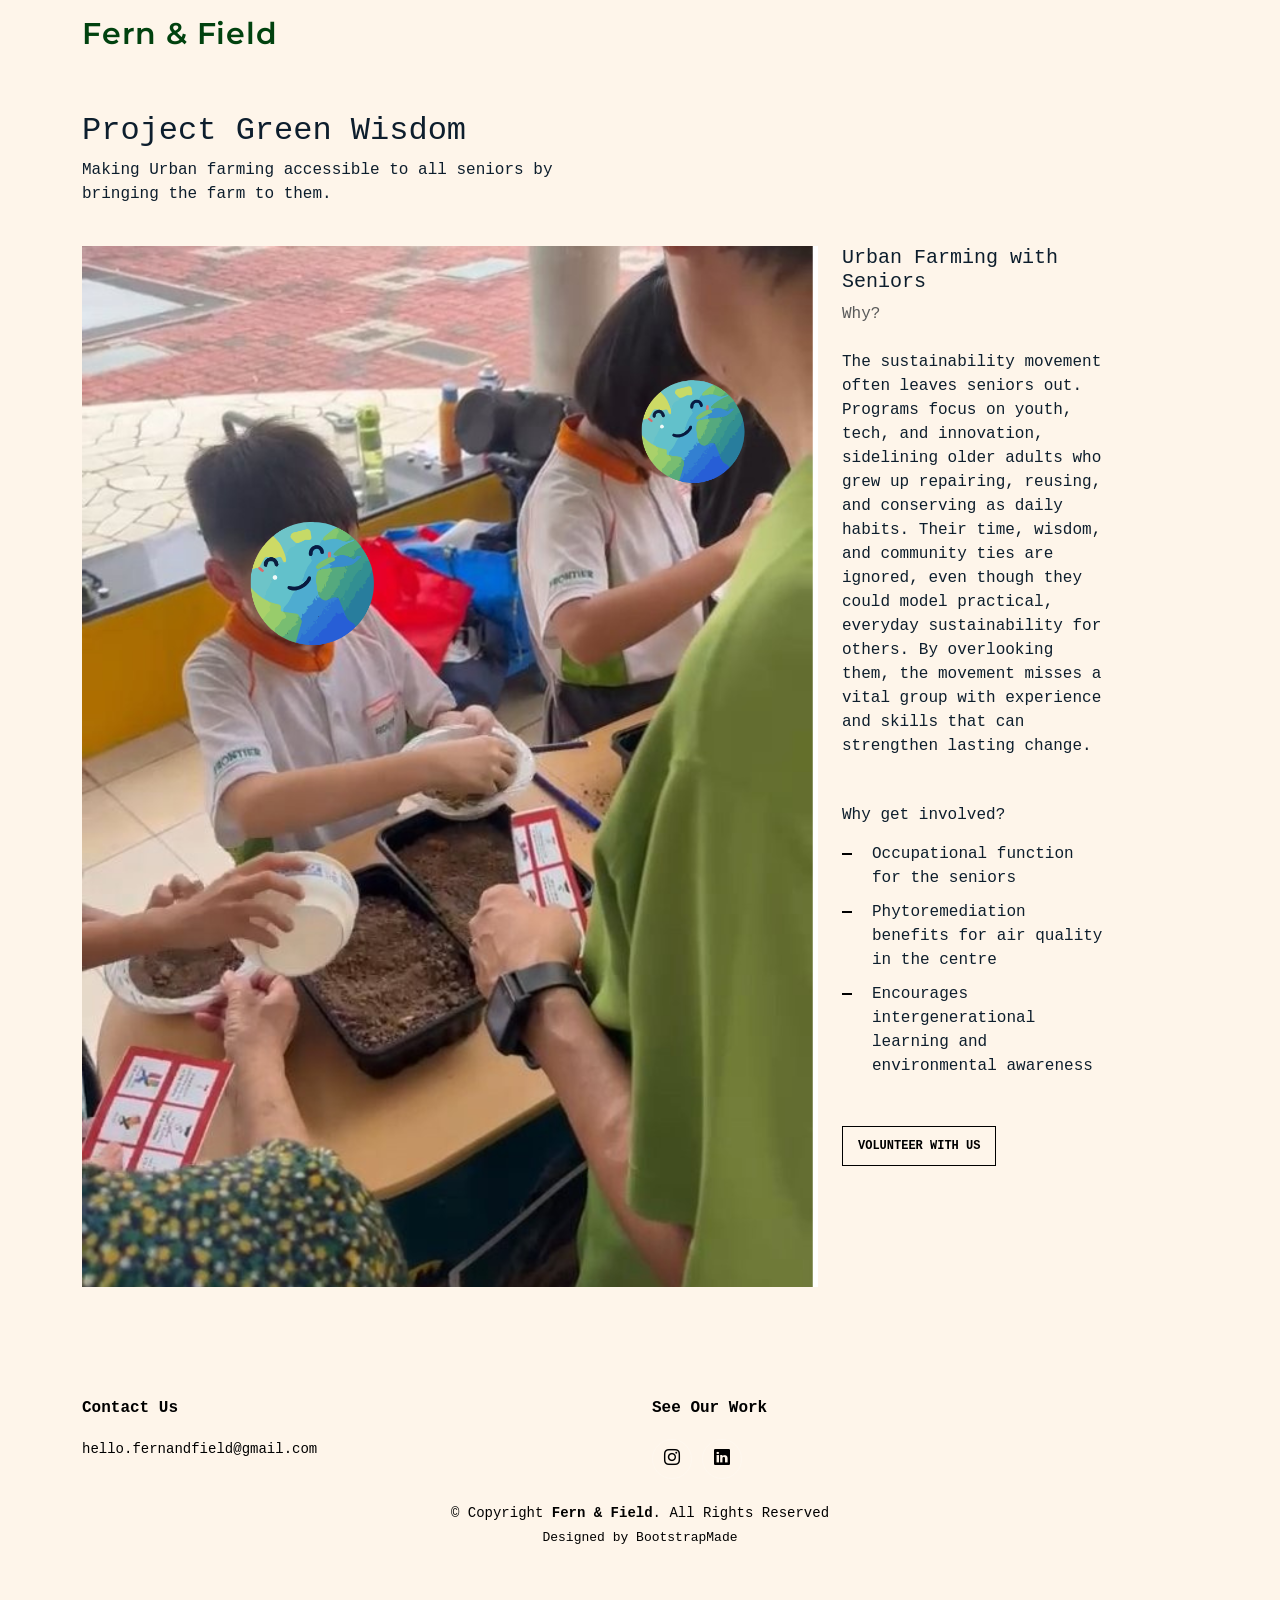
<file: uf.html>
<!DOCTYPE html>
<html lang="en">

<head>
  <meta charset="utf-8">
  <meta content="width=device-width, initial-scale=1.0" name="viewport">

  <title>Project Green Wisdom | Fern & Field</title>
  <meta property="og:image" content="assets/img/logo.png" />
  <meta name="description" content="Fern and Field: Where we rethink circularity in consumer products and conscious consumer choices. We hope that people will Recycle, Reduce, Reuse through our workshops. "/>
  <meta property="og:title" content="Fern and Field: Where we rethink circularity in consumer products and conscious consumer choices. We hope that people will Recycle, Reduce, Reuse through our workshops. " />
  <meta property="og:description" content="Fern and Field: Where we rethink circularity in consumer products and conscious consumer choices. We hope that people will Recycle, Reduce, Reuse through our workshops. " />
  <meta property="og:image" content="assets/img/logo.png" />


  <!-- Favicons -->
 <link rel="apple-touch-icon" sizes="180x180" href="/apple-touch-icon.png">
  <link rel="icon" type="image/png" sizes="32x32" href="/favicon-32x32.png">
  <link rel="icon" type="image/png" sizes="16x16" href="/favicon-16x16.png">
  <link rel="manifest" href="/site.webmanifest">
  <meta name="msapplication-TileColor" content="#fff3db">
  <meta name="theme-color" content="#ffffff">
  <meta name="google-site-verification" content="SLOowdwNVGL_ZfBDJ6ufd3YwCEL0C_NyxzTiWFFtkxk" />

  <!-- Google Fonts -->
  <link rel="preconnect" href ="https://fonts.googleapis.com">
  <link rel="preconnect" href="https://fonts.gstatic.com" crossorigin>
  <link href="https://fonts.googleapis.com/css2?family=Open+Sans:ital,wght@0,300;0,400;0,500;0,600;0,700;1,300;1,400;1,600;1,700&family=Montserrat:ital,wght@0,300;0,400;0,500;0,600;0,700;1,300;1,400;1,500;1,600;1,700&family=Raleway:ital,wght@0,300;0,400;0,500;0,600;0,700;1,300;1,400;1,500;1,600;1,700&display=swap" rel="stylesheet">

  <!-- Vendor CSS Files -->
  <link href="assets/vendor/bootstrap/css/bootstrap.min.css" rel="stylesheet">
  <link href="assets/vendor/bootstrap-icons/bootstrap-icons.css" rel="stylesheet">
  <link href="assets/vendor/aos/aos.css" rel="stylesheet">

<!-- Template Main CSS File -->
  <link href="assets/css/main.css" rel="stylesheet">
  <link href="assets/css/myportfolioindex.css" rel="stylesheet">


  <!-- =======================================================
  * Template Name: Yummy
  * Updated: Jul 27 2023 with Bootstrap v5.3.1
  * Template URL: https://bootstrapmade.com/yummy-bootstrap-restaurant-website-template/
  * Author: BootstrapMade.com
  * License: https://bootstrapmade.com/license/
  ======================================================== -->
</head>

<body class="font-family: Courier, monospace;">

  <!-- ======= Header ======= -->
  <header id="header" class="header fixed-top d-flex align-items-center" style="background-color: #FEF5EA;">
    <div class="container d-flex align-items-center justify-content-between">

      <a href="https://fernandfield.org" class="logo d-flex align-items-center me-auto me-lg-0">
        <!-- Uncomment the line below if you also wish to use an image logo -->
        <!-- <img src="assets/img/logo.png" alt=""> -->
        <h1 style="color:#01420f;">Fern & Field<span></span></h1>
      </a>

    </div>
  </header><!-- End Header -->

  <main id="main" style="background-color: #FEF5EA;">

     <section class="section" >
        <div class="container">
          <div class="row mb-4 align-items-center">
            <div class="col-md-6" data-aos="fade-up">
              <h2 class="monospace"> Project Green Wisdom</h2>
              <p class="monospace">Making Urban farming accessible to all seniors by bringing the farm to them. 
</p>
            </div>
          </div>
        </div>
  
        <div class="site-section pb-0">
          <div class="container">
            <div class="row align-items-stretch">
              <div class="col-md-8" data-aos="fade-up">
                <img src="assets/img/uf.png" alt="Image" class="img-fluid">
              </div>
              <div class="col-md-3 ml-auto" data-aos="fade-up" data-aos-delay="100">
                <div class="sticky-content">
                  <h3 class="h3 monospace"> Urban Farming with Seniors</h3>
                  <p class="mb-4 raleway"><span class="text-muted">Why? </span></p>
  
                  <div class="mb-5">
                    <p class="monospace">The sustainability movement often leaves seniors out. Programs focus on youth, tech, and innovation, sidelining older adults who grew up repairing, reusing, and conserving as daily habits. Their time, wisdom, and community ties are ignored, even though they could model practical, everyday sustainability for others. By overlooking them, the movement misses a vital group with experience and skills that can strengthen lasting change.
</p>
  
                  </div>
  
                  <h4 class="h4 mb-3">Why get involved?</h4>
                  <ul class="list-unstyled list-line mb-5">
                    <li class="monospace">Occupational function for the seniors</li>
                    <li class="monospace">Phytoremediation benefits for air quality in the centre</li>
                    <li class="monospace">Encourages intergenerational learning and environmental awareness</li>
             
                  </ul>
  
                  <p><a href="mailto:hello.fernandfield@gmail.com" class="readmore">Volunteer with us</a></p>
                </div>
              </div>
            </div>
          </div>
      </section>

  <!-- ======= Footer ======= -->
    <footer id="footer" class="footer" style="background-color: #FEF5EA;">
    <div class="container">
      <div class="row gy-3">
        <div class="col-lg-6"><h4>Contact Us</h4><p><a href="mailto:hello.fernandfield@gmail.com">hello.fernandfield@gmail.com</a></p></div>
        <div class="col-lg-6"><h4>See Our Work</h4>
          <div class="social-links d-flex"><a href="https://www.instagram.com/fernandfield" aria-label="Instagram"><i class="bi bi-instagram"></i></a>
          <a href="https://www.linkedin.com/company/fern-field/" aria-label="LinkedIn"><i class="bi bi-linkedin"></i></a></div>
        </div>
      </div>
      <div class="copyright mt-4">&copy; Copyright <strong>Fern &amp; Field</strong>. All Rights Reserved</div>
      <div class="credits">Designed by <a href="https://bootstrapmade.com/">BootstrapMade</a></div>
    </div>
  </footer><!-- End Footer -->

  <a href="#" class="scroll-top d-flex align-items-center justify-content-center"><i class="bi bi-arrow-up-short"></i></a>

  <div id="preloader"></div>

  <!-- Vendor JS Files -->
  <script src="assets/vendor/bootstrap/js/bootstrap.bundle.min.js"></script>
  <script src="assets/vendor/aos/aos.js"></script>

<!-- Template Main JS File -->
  <script src="assets/js/main.js"></script>

</body>

</html>
</file>
<file: assets/css/main.css>
/**
* Template Name: Impact
* Updated: Jan 09 2024 with Bootstrap v5.3.2
* Template URL: https://bootstrapmade.com/impact-bootstrap-business-website-template/
* Author: BootstrapMade.com
* License: https://bootstrapmade.com/license/
*/

/*--------------------------------------------------------------
# Set main reusable colors and fonts using CSS variables
# Learn more about CSS variables at https://developer.mozilla.org/en-US/docs/Web/CSS/Using_CSS_custom_properties
--------------------------------------------------------------*/
/* Fonts */
:root {
  --font-default: "Open Sans", system-ui, -apple-system, "Segoe UI", Roboto, "Helvetica Neue", Arial, "Noto Sans", "Liberation Sans", sans-serif, "Apple Color Emoji", "Segoe UI Emoji", "Segoe UI Symbol", "Noto Color Emoji";
  --font-primary: "Montserrat", sans-serif;
  --font-secondary: "Poppins", sans-serif;
}

/* Colors */
:root {
  --color-default: #222222;
  --color-primary: #FEF5EA;
  --color-secondary: black;
}

/* Smooth scroll behavior */
:root {
  scroll-behavior: smooth;
}

/*--------------------------------------------------------------
# General
--------------------------------------------------------------*/
body {
  font-family: var(--font-default);
  color: var(--color-default);
}

a {
  color: var(--color-primary);
  text-decoration: none;
}

a:hover {
  color: #00b6a1;
  text-decoration: none;
}

h1,
h2,
h3,
h4,
h5,
h6 {
  font-family: var(--font-primary);
}

/*--------------------------------------------------------------
# Sections & Section Header
--------------------------------------------------------------*/
section {
  padding: 60px 0;
  overflow: hidden;
}

.sections-bg {
  background-color: #fff3db;
}

.section-header {
  text-align: center;
  padding-bottom: 50px;
}

.section-header h2 {
  font-size: 32px;
  font-weight: 600;
  margin-bottom: 20px;
  padding-bottom: 20px;
  position: relative;
}

.section-header h2:after {
  content: "";
  position: absolute;
  display: block;
  width: 50px;
  height: 3px;
  background: var(--color-primary);
  left: 0;
  right: 0;
  bottom: 0;
  margin: auto;
}

.section-header p {
  margin-bottom: 0;
  color: #6f6f6f;
}


/*--------------------------------------------------------------
# Clients Section
--------------------------------------------------------------*/
.clients {
  padding: 40px 0;
}

.clients .swiper {
  padding: 10px 0;
}

.clients .swiper-slide img {
  transition: 0.3s;
}

.clients .swiper-slide img:hover {
  transform: scale(1.1);
}

.clients .swiper-pagination {
  margin-top: 20px;
  position: relative;
}

.clients .swiper-pagination .swiper-pagination-bullet {
  width: 12px;
  height: 12px;
  background-color: #fff;
  opacity: 1;
  background-color: #ddd;
}

.clients .swiper-pagination .swiper-pagination-bullet-active {
  background-color: var(--color-primary);
}


.clients .logo{
  padding: 20px;
  width: 150px;
}

/*--------------------------------------------------------------
# Breadcrumbs
--------------------------------------------------------------*/
.breadcrumbs .page-header {
  padding: 60px 0 60px 0;
  min-height: 20vh;
  position: relative;
  background-color: var(--color-primary);
}

.breadcrumbs .page-header h2 {
  font-size: 56px;
  font-weight: 500;
  color: #fff;
  font-family: var(--font-secondary);
}

.breadcrumbs .page-header p {
  color: rgba(255, 255, 255, 0.8);
}

.breadcrumbs nav {
  background-color: #f6f6f6;
  padding: 20px 0;
}

.breadcrumbs nav ol {
  display: flex;
  flex-wrap: wrap;
  list-style: none;
  margin: 0;
  padding: 0;
  font-size: 16px;
  font-weight: 600;
  color: var(--color-default);
}

.breadcrumbs nav ol a {
  color: var(--color-primary);
  transition: 0.3s;
}

.breadcrumbs nav ol a:hover {
  text-decoration: underline;
}

.breadcrumbs nav ol li+li {
  padding-left: 10px;
}

.breadcrumbs nav ol li+li::before {
  display: inline-block;
  padding-right: 10px;
  color: var(--color-secondary);
  content: "/";
}

/*--------------------------------------------------------------
# Scroll top button
--------------------------------------------------------------*/
.scroll-top {
  position: fixed;
  visibility: hidden;
  opacity: 0;
  right: 15px;
  bottom: -15px;
  z-index: 99999;
  background: var(--color-secondary);
  width: 44px;
  height: 44px;
  border-radius: 50px;
  transition: all 0.4s;
}

.scroll-top i {
  font-size: 24px;
  color: #fff;
  line-height: 0;
}

.scroll-top:hover {
  background: black;
  color: #fff;
}

.scroll-top.active {
  visibility: visible;
  opacity: 1;
  bottom: 15px;
}

/*--------------------------------------------------------------
# Preloader
--------------------------------------------------------------*/
#preloader {
  position: fixed;
  inset: 0;
  z-index: 999999;
  overflow: hidden;
  background: #fff;
  transition: all 0.6s ease-out;
}

#preloader:before {
  content: "";
  position: fixed;
  top: calc(50% - 30px);
  left: calc(50% - 30px);
  border: 6px solid #fff;
  border-color: var(--color-primary) transparent var(--color-primary) transparent;
  border-radius: 50%;
  width: 60px;
  height: 60px;
  animation: animate-preloader 1.5s linear infinite;
}

@keyframes animate-preloader {
  0% {
    transform: rotate(0deg);
  }

  100% {
    transform: rotate(360deg);
  }
}

/*--------------------------------------------------------------
# Disable aos animation delay on mobile devices
--------------------------------------------------------------*/
@media screen and (max-width: 768px) {
  [data-aos-delay] {
    transition-delay: 0 !important;
  }
}

/*--------------------------------------------------------------
# Header
--------------------------------------------------------------*/
.topbar {
  height: 40px;
  font-size: 14px;
  transition: all 0.5s;
  color: black;
  padding: 0;
}

.topbar .contact-info i {
  font-style: normal;
  color: black;
  line-height: 0;
}

.topbar .contact-info i a,
.topbar .contact-info i span {
  padding-left: 5px;
  color: black;
}

@media (max-width: 575px) {

  .topbar .contact-info i a,
  .topbar .contact-info i span {
    font-size: 13px;
  }
}

.topbar .contact-info i a {
  line-height: 0;
  transition: 0.3s;
}

.topbar .contact-info i a:hover {
  color: black;
  text-decoration: underline;
}

.topbar .social-links a {
  color: black;
  line-height: 0;
  transition: 0.3s;
  margin-left: 20px;
}

.topbar .social-links a:hover {
  color: black;
}

.header {
  transition: all 0.5s;
  z-index: 997;
  height: 90px;
  background-color: var(--color-primary);
}

.header.sticked {
  position: fixed;
  top: 0;
  right: 0;
  left: 0;
  height: 70px;
}

.header .logo img {
  max-height: 40px;
  margin-right: 6px;
}

.header .logo h1 {
  font-size: 30px;
  margin: 0;
  font-weight: 600;
  letter-spacing: 0.8px;
  color: #fff;
  font-family: var(--font-primary);
}

.header .logo h1 span {
  color: #f96f59;
}

.sticked-header-offset {
  margin-top: 70px;
}

section {
  scroll-margin-top: 70px;
}

/*--------------------------------------------------------------
# Desktop Navigation
--------------------------------------------------------------*/
@media (min-width: 1280px) {
  .navbar {
    padding: 0;
  }


  .navbar ul {
    margin: 0;
    padding: 0;
    display: flex;
    list-style: none;
    align-items: center;
  }

  .navbar li {
    position: relative;
  }

  .navbar>ul>li {
    white-space: nowrap;
    padding: 10px 0 10px 28px;
  }

  .navbar a,
  .navbar a:focus {
    display: flex;
    align-items: center;
    justify-content: space-between;
    padding: 0 3px;
    font-family: var(--font-secondary);
    font-size: 16px;
    font-weight: 600;
    color: black;
    white-space: nowrap;
    transition: 0.3s;
    position: relative;
  }

  .navbar a i,
  .navbar a:focus i {
    font-size: 12px;
    line-height: 0;
    margin-left: 5px;
  }

  .navbar>ul>li>a:before {
    content: "";
    position: absolute;
    width: 100%;
    height: 2px;
    bottom: -6px;
    left: 0;
    background-color: var(--color-secondary);
    visibility: hidden;
    width: 0px;
    transition: all 0.3s ease-in-out 0s;
  }

  .navbar a:hover:before,
  .navbar li:hover>a:before,
  .navbar .active:before {
    visibility: visible;
    width: 100%;
  }

  .navbar a:hover,
  .navbar .active,
  .navbar .active:focus,
  .navbar li:hover>a {
    color: black;
  }

  .navbar .dropdown ul {
    display: block;
    position: absolute;
    left: 28px;
    top: calc(100% + 30px);
    margin: 0;
    padding: 10px 0;
    z-index: 99;
    opacity: 0;
    visibility: hidden;
    background: #fff;
    box-shadow: 0px 0px 30px rgba(127, 137, 161, 0.25);
    transition: 0.3s;
    border-radius: 4px;
  }

  .navbar .dropdown ul li {
    min-width: 200px;
  }

  .navbar .dropdown ul a {
    padding: 10px 20px;
    font-size: 15px;
    text-transform: none;
    font-weight: 600;
    color: #006a5d;
  }

  .navbar .dropdown ul a i {
    font-size: 12px;
  }

  .navbar .dropdown ul a:hover,
  .navbar .dropdown ul .active:hover,
  .navbar .dropdown ul li:hover>a {
    color: var(--color-secondary);
  }

  .navbar .dropdown:hover>ul {
    opacity: 1;
    top: 100%;
    visibility: visible;
  }

  .navbar .dropdown .dropdown ul {
    top: 0;
    left: calc(100% - 30px);
    visibility: hidden;
  }

  .navbar .dropdown .dropdown:hover>ul {
    opacity: 1;
    top: 0;
    left: 100%;
    visibility: visible;
  }
}

@media (min-width: 1280px) and (max-width: 1366px) {
  .navbar .dropdown .dropdown ul {
    left: -90%;
  }

  .navbar .dropdown .dropdown:hover>ul {
    left: -100%;
  }
}

@media (min-width: 1280px) {

  .mobile-nav-show,
  .mobile-nav-hide {
    display: none;
  }
}

/*--------------------------------------------------------------
# Mobile Navigation
--------------------------------------------------------------*/
@media (max-width: 1279px) {
  .navbar {
    position: fixed;
    top: 0;
    right: -100%;
    width: 100%;
    max-width: 400px;
    bottom: 0;
    transition: 0.3s;
    z-index: 9997;
  }

  .navbar ul {
    position: absolute;
    inset: 0;
    padding: 50px 0 10px 0;
    margin: 0;
    background: #F6D46B;
    overflow-y: auto;
    transition: 0.3s;
    z-index: 9998;
  }

  .navbar a,
  .navbar a:focus {
    display: flex;
    align-items: center;
    justify-content: space-between;
    padding: 10px 20px;
    font-family: var(--font-primary);
    font-size: 15px;
    font-weight: 600;
    color: black;
    white-space: nowrap;
    transition: 0.3s;
  }

  .navbar a i,
  .navbar a:focus i {
    font-size: 12px;
    line-height: 0;
    margin-left: 5px;
  }

  .navbar a:hover,
  .navbar .active,
  .navbar .active:focus,
  .navbar li:hover>a {
    color: #fff;
  }

  .navbar .getstarted,
  .navbar .getstarted:focus {
    background: var(--color-primary);
    padding: 8px 20px;
    border-radius: 4px;
    margin: 15px;
    color: #fff;
  }

  .navbar .getstarted:hover,
  .navbar .getstarted:focus:hover {
    color: #fff;
    background: rgba(0, 131, 116, 0.8);
  }

  .navbar .dropdown ul,
  .navbar .dropdown .dropdown ul {
    position: static;
    display: none;
    padding: 10px 0;
    margin: 10px 20px;
    transition: all 0.5s ease-in-out;
    background-color: #007466;
    border: 1px solid #006459;
  }

  .navbar .dropdown>.dropdown-active,
  .navbar .dropdown .dropdown>.dropdown-active {
    display: block;
  }

  .mobile-nav-show {
    color: black;
    font-size: 28px;
    cursor: pointer;
    line-height: 0;
    transition: 0.5s;
    z-index: 9999;
    margin-right: 10px;
  }

  .mobile-nav-hide {
    color: black;
    font-size: 32px;
    cursor: pointer;
    line-height: 0;
    transition: 0.5s;
    position: fixed;
    right: 20px;
    top: 20px;
    z-index: 9999;
  }

  .mobile-nav-active {
    overflow: hidden;
  }

  .mobile-nav-active .navbar {
    right: 0;
  }

  .mobile-nav-active .navbar:before {
    content: "";
    position: fixed;
    inset: 0;
    background: rgba(255,234,181, 0.8);
    z-index: 9996;
  }
}

/*--------------------------------------------------------------
# About Us Section
--------------------------------------------------------------*/
.about h3 {
  font-weight: 700;
  font-size: 28px;
  margin-bottom: 20px;
  font-family: var(--font-secondary);
}

.about .call-us {
  left: 10%;
  right: 10%;
  bottom: 0;
  background-color: #fff;
  box-shadow: 0px 2px 25px rgba(0, 0, 0, 0.08);
  padding: 20px;
  text-align: center;
}

.about .call-us h4 {
  font-size: 24px;
  font-weight: 700;
  margin-bottom: 5px;
}

.about .call-us p {
  font-size: 28px;
  font-weight: 700;
  color: var(--color-primary);
}

.about .content ul {
  list-style: none;
  padding: 0;
}

.about .content ul li {
  padding: 0 0 10px 30px;
  position: relative;
}

.about .content ul i {
  position: absolute;
  font-size: 20px;
  left: 0;
  top: -3px;
  color: var(--color-primary);
}

.about .content p:last-child {
  margin-bottom: 0;
}

.about .play-btn {
  width: 94px;
  height: 94px;
  background: radial-gradient(var(--color-primary) 50%, rgba(0, 131, 116, 0.4) 52%);
  border-radius: 50%;
  display: block;
  position: absolute;
  left: calc(50% - 47px);
  top: calc(50% - 47px);
  overflow: hidden;
}

.about .play-btn:before {
  content: "";
  position: absolute;
  width: 120px;
  height: 120px;
  animation-delay: 0s;
  animation: pulsate-btn 2s;
  animation-direction: forwards;
  animation-iteration-count: infinite;
  animation-timing-function: steps;
  opacity: 1;
  border-radius: 50%;
  border: 5px solid rgba(0, 131, 116, 0.7);
  top: -15%;
  left: -15%;
  background: rgba(198, 16, 0, 0);
}

.about .play-btn:after {
  content: "";
  position: absolute;
  left: 50%;
  top: 50%;
  transform: translateX(-40%) translateY(-50%);
  width: 0;
  height: 0;
  border-top: 10px solid transparent;
  border-bottom: 10px solid transparent;
  border-left: 15px solid #fff;
  z-index: 100;
  transition: all 400ms cubic-bezier(0.55, 0.055, 0.675, 0.19);
}

.about .play-btn:hover:before {
  content: "";
  position: absolute;
  left: 50%;
  top: 50%;
  transform: translateX(-40%) translateY(-50%);
  width: 0;
  height: 0;
  border: none;
  border-top: 10px solid transparent;
  border-bottom: 10px solid transparent;
  border-left: 15px solid #fff;
  z-index: 200;
  animation: none;
  border-radius: 0;
}

.about .play-btn:hover:after {
  border-left: 15px solid var(--color-primary);
  transform: scale(20);
}

@keyframes pulsate-btn {
  0% {
    transform: scale(0.6, 0.6);
    opacity: 1;
  }

  100% {
    transform: scale(1, 1);
    opacity: 0;
  }
}


/* Stats Section - Home Page
------------------------------*/
.stats {
  --default-color: var(--color-primary);
  --default-color-rgb: var(--color-primary);
  position: relative;
  padding: 120px 0;
}

.stats img {
  position: absolute;
  inset: 0;
  display: block;
  width: 100%;
  height: 100%;
  -o-object-fit: cover;
  object-fit: cover;
  z-index: 1;
}

.stats:before {
  content: "";
  background: rgba(var(--background-color-rgb), 0.6);
  position: absolute;
  inset: 0;
  z-index: 2;
}

.stats .container {
  position: relative;
  z-index: 3;
}

.stats .stats-item {
  padding: 30px;
  width: 100%;
}

.stats .stats-item span {
  font-size: 48px;
  display: block;
  font-weight: 700;
  color: #000000;
}

.stats .stats-item p {
  padding: 0;
  margin: 0;
  font-family: var(--heading-font);
  font-size: 16px;
  font-weight: 700;
  color: rgba(var(--default-color-rgb), 0.6);
}

/*--------------------------------------------------------------
# Call To Action Section
--------------------------------------------------------------*/
.call-to-action .container {
  background: linear-gradient(rgba(0, 0, 0, 0.5), rgba(0, 0, 0, 0.5)), url("../img/cta-bg.jpg") center center;
  background-size: cover;
  padding: 100px 60px;
  border-radius: 15px;
  overflow: hidden;
}

.call-to-action h3 {
  color: #fff;
  font-size: 28px;
  font-weight: 700;
  margin-bottom: 20px;
}

.call-to-action p {
  color: #fff;
  margin-bottom: 20px;
}

.call-to-action .play-btn {
  width: 94px;
  height: 94px;
  margin-bottom: 20px;
  background: radial-gradient(var(--color-primary) 50%, rgba(0, 131, 116, 0.4) 52%);
  border-radius: 50%;
  display: inline-block;
  position: relative;
  overflow: hidden;
}

.call-to-action .play-btn:before {
  content: "";
  position: absolute;
  width: 120px;
  height: 120px;
  animation-delay: 0s;
  animation: pulsate-btn 2s;
  animation-direction: forwards;
  animation-iteration-count: infinite;
  animation-timing-function: steps;
  opacity: 1;
  border-radius: 50%;
  border: 5px solid rgba(0, 131, 116, 0.7);
  top: -15%;
  left: -15%;
  background: rgba(198, 16, 0, 0);
}

.call-to-action .play-btn:after {
  content: "";
  position: absolute;
  left: 50%;
  top: 50%;
  transform: translateX(-40%) translateY(-50%);
  width: 0;
  height: 0;
  border-top: 10px solid transparent;
  border-bottom: 10px solid transparent;
  border-left: 15px solid #fff;
  z-index: 100;
  transition: all 400ms cubic-bezier(0.55, 0.055, 0.675, 0.19);
}

.call-to-action .play-btn:hover:before {
  content: "";
  position: absolute;
  left: 50%;
  top: 50%;
  transform: translateX(-40%) translateY(-50%);
  width: 0;
  height: 0;
  border: none;
  border-top: 10px solid transparent;
  border-bottom: 10px solid transparent;
  border-left: 15px solid #fff;
  z-index: 200;
  animation: none;
  border-radius: 0;
}

.call-to-action .play-btn:hover:after {
  border-left: 15px solid var(--color-primary);
  transform: scale(20);
}

.call-to-action .cta-btn {
  font-family: var(--font-primary);
  font-weight: 500;
  font-size: 16px;
  letter-spacing: 1px;
  display: inline-block;
  padding: 12px 48px;
  border-radius: 50px;
  transition: 0.5s;
  margin: 10px;
  border: 2px solid #fff;
  color: #fff;
}

.call-to-action .cta-btn:hover {
  background: var(--color-primary);
  border: 2px solid var(--color-primary);
}

@keyframes pulsate-btn {
  0% {
    transform: scale(0.6, 0.6);
    opacity: 1;
  }

  100% {
    transform: scale(1, 1);
    opacity: 0;
  }
}

/*--------------------------------------------------------------
# Our Services Section
--------------------------------------------------------------*/
.services {
  padding: 60px 0;
}

.services .service-item {
  padding: 40px;
  background: #fff3db;
  height: 100%;
  border-radius: 10px;
}

.services .service-item .icon {
  width: 48px;
  height: 48px;
  position: relative;
  margin-bottom: 50px;
}

.services .service-item .icon i {
  color: var(--color-default);
  font-size: 56px;
  transition: ease-in-out 0.3s;
  z-index: 2;
  position: relative;
}

.services .service-item .icon:before {
  position: absolute;
  content: "";
  height: 100%;
  width: 100%;
  background: #eeeeee;
  border-radius: 50px;
  z-index: 1;
  top: 10px;
  right: -20px;
  transition: 0.3s;
}

.services .service-item h3 {
  color: var(--color-default);
  font-weight: 700;
  margin: 0 0 20px 0;
  padding-bottom: 8px;
  font-size: 22px;
  position: relative;
  display: inline-block;
  border-bottom: 4px solid #eeeeee;
  transition: 0.3s;
}

.services .service-item p {
  line-height: 24px;
  font-size: 14px;
  margin-bottom: 0;
}

.services .service-item .readmore {
  margin-top: 15px;
  display: inline-block;
  color: black;
}

.services .service-item:hover .icon:before {
  background: var(--color-primary); ;
}

.services .service-item:hover h3 {
  border-color: var(--color-primary);
}


/*--------------------------------------------------------------
# Breadcrumbs
--------------------------------------------------------------*/
.breadcrumbs {
  padding: 140px 0 60px 0;
  min-height: 30vh;
  position: relative;
  background-size: cover;
  background-position: center;
  background-repeat: no-repeat;
  background-color: #fff3db;;
}

.breadcrumbs:before {
  content: "";
  position: absolute;
  inset: 0;
}

.breadcrumbs h2 {
  font-size: 56px;
  font-weight: 500;
  color: black;
  font-family: var(--font-secondary);
}

.breadcrumbs ol {
  display: flex;
  flex-wrap: wrap;
  list-style: none;
  padding: 0 0 10px 0;
  margin: 0;
  font-size: 16px;
  font-weight: 600;
  color: black;
}

.breadcrumbs ol a {
  color: black;
  transition: 0.3s;
}

.breadcrumbs ol a:hover {
  text-decoration: underline;
}

.breadcrumbs ol li+li {
  padding-left: 10px;
}

.breadcrumbs ol li+li::before {
  display: inline-block;
  padding-right: 10px;
  content: "/";
}


/*--------------------------------------------------------------
# Service Details Section
--------------------------------------------------------------*/
.service-details .services-list {
  padding: 10px 30px;
  border: 1px solid #d5d7da;
  margin-bottom: 20px;
}

.service-details .services-list a {
  display: block;
  line-height: 1;
  padding: 8px 0 8px 15px;
  border-left: 3px solid #d9e3e8;
  margin: 20px 0;
  color: var(--color-secondary);
  transition: 0.3s;
}

.service-details .services-list a.active {
  font-weight: 700;
  border-color: var(--color-primary);
}

.service-details .services-list a:hover {
  border-color: var(--color-primary);
}

.service-details .services-img {
  margin-bottom: 20px;
}

.service-details h3 {
  font-size: 28px;
  font-weight: 700;
}

.service-details h4 {
  font-size: 20px;
  font-weight: 700;
}

.service-details p {
  font-size: 15px;
}

.service-details ul {
  list-style: none;
  padding: 0;
  font-size: 15px;
}

.service-details ul li {
  padding: 5px 0;
  display: flex;
  align-items: center;
}

.service-details ul i {
  font-size: 20px;
  margin-right: 8px;
  color: var(--color-primary);
}


/*--------------------------------------------------------------
# Testimonials Section
--------------------------------------------------------------*/
.testimonials-section {
  padding: 80px 0;
  background-position: center center;
  background-size: cover;
  position: relative;
}

.testimonials-section::before {
  content: "";
  position: absolute;
  inset: 0;
  background: rgba(white, 0.8);
}

.testimonials-section .testimonials-carousel,
.testimonials-section .testimonials-slider {
  overflow: hidden;
}

.testimonials-section .testimonial-item {
  text-align: center;
  color: black;
}

.testimonials-section .testimonial-item .testimonial-img {
  width: 100px;
  border-radius: 50%;
  border: 6px solid rgba(white, 0.15);
  margin: 0 auto;
}

.testimonials-section .testimonial-item h3 {
  font-size: 20px;
  font-weight: bold;
  margin: 10px 0 5px 0;
  color: var(--color-white);
}

.testimonials-section .testimonial-item h4 {
  font-size: 14px;
  color: rgba(var(--color-white-rgb), 0.6);
  margin: 0 0 15px 0;
}

.testimonials-section .testimonial-item .stars {
  margin-bottom: 15px;
}

.testimonials-section .testimonial-item .stars i {
  color:black;
  margin: 0 1px;
}

.testimonials-section .testimonial-item .quote-icon-left,
.testimonials-section .testimonial-item .quote-icon-right {
  color: rgba(white, 0.6);
  font-size: 26px;
  line-height: 0;
}

.testimonials-section .testimonial-item .quote-icon-left {
  display: inline-block;
  left: -5px;
  position: relative;
}

.testimonials-section .testimonial-item .quote-icon-right {
  display: inline-block;
  right: -5px;
  position: relative;
  top: 10px;
  transform: scale(-1, -1);
}

.testimonials-section .testimonial-item p {
  font-style: italic;
  margin: 0 auto 15px auto;
}

.testimonials-section .swiper-pagination {
  margin-top: 20px;
  position: relative;
}

.testimonials-section .swiper-pagination .swiper-pagination-bullet {
  width: 12px;
  height: 12px;
  background-color: rgba(white, 0.4);
  opacity: 0.5;
}

.testimonials-section .swiper-pagination .swiper-pagination-bullet-active {
  background-color: black;
  opacity: 1;
}
@media (max-width: 767px) {
  .testimonials-section {
    padding:30px;
  }
}

@media (min-width: 992px) {
  .testimonials-section .testimonial-item p {
    width: 80%;
  }
}

/*--------------------------------------------------------------
# Testimonials Section
--------------------------------------------------------------*/
.testimonials .testimonial-wrap {
  padding-left: 10px;
}

.testimonials .testimonial-item {
  box-sizing: content-box;
  padding: 30px;
  margin: 30px 10px;
  box-shadow: 0px 0 15px rgba(0, 0, 0, 0.1);
  position: relative;
  border-radius: 10px;
  background-color: #fff3db;
}

.testimonials .testimonial-item .testimonial-img {
  width: 90px;
  border-radius: 50px;
  margin-right: 15px;
}

.testimonials .testimonial-item h3 {
  font-size: 18px;
  font-weight: bold;
  margin: 10px 0 5px 0;
  color: #000;
}

.testimonials .testimonial-item h4 {
  font-size: 14px;
  color: #999;
  margin: 0;
}

.testimonials .testimonial-item .stars {
  margin: 10px 0;
}

.testimonials .testimonial-item .stars i {
  color: #ffc107;
  margin: 0 1px;
}

.testimonials .testimonial-item .quote-icon-left,
.testimonials .testimonial-item .quote-icon-right {
  color: #009d8b;
  font-size: 26px;
  line-height: 0;
}

.testimonials .testimonial-item .quote-icon-left {
  display: inline-block;
  left: -5px;
  position: relative;
}

.testimonials .testimonial-item .quote-icon-right {
  display: inline-block;
  right: -5px;
  position: relative;
  top: 10px;
  transform: scale(-1, -1);
}

.testimonials .testimonial-item p {
  font-style: italic;
  margin: 15px auto 15px auto;
}

.testimonials .swiper-pagination {
  margin-top: 20px;
  position: relative;
}

.testimonials .swiper-pagination .swiper-pagination-bullet {
  width: 12px;
  height: 12px;
  background-color: rgba(0, 0, 0, 0.2);
  opacity: 1;
}

.testimonials .swiper-pagination .swiper-pagination-bullet-active {
  background-color: black;
}

@media (max-width: 767px) {
  .testimonials .testimonial-wrap {
    padding-left: 0;
  }

  .testimonials .testimonial-item {
    padding: 30px;
    margin: 15px;
  }

  .testimonials .testimonial-item .testimonial-img {
    position: static;
    left: auto;
  }
}

/*--------------------------------------------------------------
# Portfolio Section
--------------------------------------------------------------*/
.portfolio .portfolio-flters {
  padding: 0 0 20px 0;
  margin: 0 auto;
  list-style: none;
  text-align: center;
}

.portfolio .portfolio-flters li {
  cursor: pointer;
  display: inline-block;
  padding: 0;
  font-size: 18px;
  font-weight: 500;
  margin: 0 10px;
  line-height: 1;
  transition: all 0.3s ease-in-out;
}

.portfolio .portfolio-flters li:hover,
.portfolio .portfolio-flters li.filter-active {
  color: var(--color-primary);
}

.portfolio .portfolio-flters li:first-child {
  margin-left: 0;
}

.portfolio .portfolio-flters li:last-child {
  margin-right: 0;
}

@media (max-width: 575px) {
  .portfolio .portfolio-flters li {
    font-size: 14px;
    margin: 0 5px;
  }
}

.portfolio .portfolio-wrap {
  box-shadow: 0px 10px 30px rgba(0, 0, 0, 0.1);
  border-radius: 10px;
  height: 100%;
  overflow: hidden;
}

.portfolio .portfolio-wrap img {
  transition: 0.3s;
  position: relative;
  z-index: 1;
}

.portfolio .portfolio-wrap .portfolio-info {
  padding: 25px 20px;
  background-color: #fff;
  position: relative;
  border-top: 1px solid #f3f3f3;
  z-index: 2;
}

.portfolio .portfolio-wrap .portfolio-info h4 {
  font-size: 18px;
  font-weight: 600;
  padding-right: 50px;
}

.portfolio .portfolio-wrap .portfolio-info h4 a {
  color: var(--color-default);
  transition: 0.3s;
}

.portfolio .portfolio-wrap .portfolio-info h4 a:hover {
  color: var(--color-primary);
}

.portfolio .portfolio-wrap .portfolio-info p {
  color: #6c757d;
  font-size: 14px;
  margin-bottom: 0;
  padding-right: 50px;
}

.portfolio .portfolio-wrap:hover img {
  transform: scale(1.1);
}

/*--------------------------------------------------------------
# Portfolio Details Section
--------------------------------------------------------------*/
.portfolio-details .portfolio-details-slider img {
  width: 100%;
}

.portfolio-details .portfolio-details-slider .swiper-pagination .swiper-pagination-bullet {
  width: 12px;
  height: 12px;
  background-color: rgba(255, 255, 255, 0.7);
  opacity: 1;
}

.portfolio-details .portfolio-details-slider .swiper-pagination .swiper-pagination-bullet-active {
  background-color: var(--color-primary);
}

.portfolio-details .swiper-button-prev,
.portfolio-details .swiper-button-next {
  width: 48px;
  height: 48px;
}

.portfolio-details .swiper-button-prev:after,
.portfolio-details .swiper-button-next:after {
  color: rgba(255, 255, 255, 0.8);
  background-color: rgba(0, 0, 0, 0.2);
  font-size: 24px;
  border-radius: 50%;
  width: 48px;
  height: 48px;
  display: flex;
  align-items: center;
  justify-content: center;
  transition: 0.3s;
}

.portfolio-details .swiper-button-prev:hover:after,
.portfolio-details .swiper-button-next:hover:after {
  background-color: rgba(0, 0, 0, 0.6);
}

@media (max-width: 575px) {

  .portfolio-details .swiper-button-prev,
  .portfolio-details .swiper-button-next {
    display: none;
  }
}

.portfolio-details .portfolio-info h3 {
  font-size: 22px;
  font-weight: 700;
  margin-bottom: 20px;
  padding-bottom: 20px;
  position: relative;
}

.portfolio-details .portfolio-info h3:after {
  content: "";
  position: absolute;
  display: block;
  width: 50px;
  height: 3px;
  background: var(--color-primary);
  left: 0;
  bottom: 0;
}

.portfolio-details .portfolio-info ul {
  list-style: none;
  padding: 0;
  font-size: 15px;
}

.portfolio-details .portfolio-info ul li {
  display: flex;
  flex-direction: column;
  padding-bottom: 15px;
  font-size: 16px;
}

.portfolio-details .portfolio-info ul strong {
  text-transform: uppercase;
  font-weight: 400;
  color: #9c9c9c;
  font-size: 12px;
}

.portfolio-details .portfolio-info .btn-visit {
  padding: 8px 40px;
  background: var(--color-primary);
  color: #fff;
  border-radius: 50px;
  transition: 0.3s;
}

.portfolio-details .portfolio-info .btn-visit:hover {
  background: #009d8b;
}

.portfolio-details .portfolio-description h2 {
  font-size: 26px;
  font-weight: 700;
  margin-bottom: 20px;
}

.portfolio-details .portfolio-description p {
  padding: 0;
}

.portfolio-details .portfolio-description .testimonial-item {
  padding: 30px 30px 0 30px;
  position: relative;
  background: white;
  height: 100%;
  margin-bottom: 50px;
}

.portfolio-details .portfolio-description .testimonial-item .testimonial-img {
  width: 90px;
  border-radius: 50px;
  border: 6px solid #fff;
  float: left;
  margin: 0 10px 0 0;
}

.portfolio-details .portfolio-description .testimonial-item h3 {
  font-size: 18px;
  font-weight: bold;
  margin: 15px 0 5px 0;
  padding-top: 20px;
}

.portfolio-details .portfolio-description .testimonial-item h4 {
  font-size: 14px;
  color: #6c757d;
  margin: 0;
}

.portfolio-details .portfolio-description .testimonial-item .quote-icon-left,
.portfolio-details .portfolio-description .testimonial-item .quote-icon-right {
  color: #009d8b;
  font-size: 26px;
  line-height: 0;
}

.portfolio-details .portfolio-description .testimonial-item .quote-icon-left {
  display: inline-block;
  left: -5px;
  position: relative;
}

.portfolio-details .portfolio-description .testimonial-item .quote-icon-right {
  display: inline-block;
  right: -5px;
  position: relative;
  top: 10px;
  transform: scale(-1, -1);
}

.portfolio-details .portfolio-description .testimonial-item p {
  font-style: italic;
  margin: 0 0 15px 0 0 0;
  padding: 0;
}

/*--------------------------------------------------------------
# Our Team Section
--------------------------------------------------------------*/
.team .member {
  text-align: center;
  background: #fff;
  border-radius: 10px;
  padding: 15px;
  overflow: hidden;
  box-shadow: 0px 2px 25px rgba(0, 0, 0, 0.1);
}

.team .member img {
  border-radius: 10px;
  overflow: hidden;
}

.team .member .member-content {
  padding: 0 20px 30px 20px;
}

.team .member h4 {
  font-weight: 700;
  margin-top: 16px;
  margin-bottom: 2px;
  font-size: 20px;
}

.team .member span {
  font-style: italic;
  display: block;
  font-size: 14px;
  color: #6c757d;
}

.team .member p {
  padding-top: 10px;
  font-size: 14px;
  font-style: italic;
  color: #6c757d;
}

.team .member .social {
  margin-top: 15px;
  margin-bottom: 10px;
  display: flex;
  align-items: center;
  justify-content: space-around;
}

.team .member .social a {
  color: #a2a2a2;
  transition: 0.3s;
  border-radius: 50%;
  width: 40px;
  height: 40px;
  display: flex;
  align-items: center;
  justify-content: center;
  border: 1px solid #bbbbbb;
}

.team .member .social a:hover {
  color: var(--color-primary);
  border-color: var(--color-primary);
}

.team .member .social i {
  font-size: 18px;
  margin: 0 2px;
}

/*--------------------------------------------------------------
# Pricing Section
--------------------------------------------------------------*/
.pricing .pricing-item {
  padding: 60px 40px;
  box-shadow: 0 3px 20px -2px rgba(108, 117, 125, 0.15);
  background: #fff;
  height: 100%;
  position: relative;
  border-radius: 15px;
}

.pricing h3 {
  font-weight: 600;
  margin-bottom: 15px;
  font-size: 20px;
  color: #555555;
  text-align: center;
}

.pricing .icon {
  margin: 30px auto 30px auto;
  width: 70px;
  height: 70px;
  background: var(--color-primary);
  border-radius: 50%;
  display: flex;
  align-items: center;
  justify-content: center;
  transition: 0.3s;
  transform-style: preserve-3d;
}

.pricing .icon i {
  color: #fff;
  font-size: 28px;
  transition: ease-in-out 0.3s;
  line-height: 0;
}

.pricing .icon::before {
  position: absolute;
  content: "";
  height: 86px;
  width: 86px;
  border-radius: 50%;
  background: #87c1bb;
  transition: all 0.3s ease-out 0s;
  transform: translateZ(-1px);
}

.pricing .icon::after {
  position: absolute;
  content: "";
  height: 102px;
  width: 102px;
  border-radius: 50%;
  background: #d2eeeb;
  transition: all 0.3s ease-out 0s;
  transform: translateZ(-2px);
}

.pricing h4 {
  font-size: 48px;
  color: var(--color-secondary);
  font-weight: 700;
  font-family: var(--font-secondary);
  margin-bottom: 0;
  text-align: center;
}

.pricing h4 sup {
  font-size: 28px;
}

.pricing h4 span {
  color: rgba(108, 117, 125, 0.8);
  font-size: 18px;
  font-weight: 400;
}

.pricing ul {
  padding: 20px 0;
  list-style: none;
  color: #6c757d;
  text-align: left;
  line-height: 20px;
}

.pricing ul li {
  padding: 10px 0;
  display: flex;
  align-items: center;
}

.pricing ul i {
  color: #059652;
  font-size: 24px;
  padding-right: 3px;
}

.pricing ul .na {
  color: rgba(108, 117, 125, 0.5);
}

.pricing ul .na i {
  color: rgba(108, 117, 125, 0.5);
}

.pricing ul .na span {
  text-decoration: line-through;
}

.pricing .buy-btn {
  display: inline-block;
  padding: 10px 40px;
  border-radius: 50px;
  color: var(--color-primary);
  border: 1px solid rgba(0, 131, 116, 0.2);
  transition: none;
  font-size: 16px;
  font-weight: 600;
  font-family: var(--font-primary);
  transition: 0.3s;
}

.pricing .buy-btn:hover {
  background: var(--color-primary);
  color: #fff;
}

.pricing .featured {
  z-index: 10;
  border: 3px solid var(--color-primary);
}

@media (min-width: 992px) {
  .pricing .featured {
    transform: scale(1.15);
  }
}

/*--------------------------------------------------------------
# Frequently Asked Questions Section
--------------------------------------------------------------*/
.faq .content h3 {
  font-weight: 400;
  font-size: 34px;
}

.faq .content h4 {
  font-size: 20px;
  font-weight: 700;
  margin-top: 5px;
}

.faq .content p {
  font-size: 15px;
  color: #6c757d;
}

.faq .accordion-item {
  border: 0;
  margin-bottom: 20px;
  box-shadow: 0px 5px 25px 0px rgba(0, 0, 0, 0.06);
  border-radius: 10px;
}

.faq .accordion-item:last-child {
  margin-bottom: 0;
}

.faq .accordion-collapse {
  border: 0;
}

.faq .accordion-button {
  padding: 20px 50px 20px 20px;
  font-weight: 600;
  border: 0;
  font-size: 18px;
  line-height: 24px;
  color: var(--color-default);
  text-align: left;
  background: #fff;
  box-shadow: none;
  border-radius: 10px;
}

.faq .accordion-button .num {
  padding-right: 10px;
  font-size: 20px;
  line-height: 0;
  color: var(--color-primary);
}

.faq .accordion-button:not(.collapsed) {
  color: var(--color-primary);
  border-bottom: 0;
  box-shadow: none;
}

.faq .accordion-button:after {
  position: absolute;
  right: 20px;
  top: 20px;
}

.faq .accordion-body {
  padding: 0 40px 30px 45px;
  border: 0;
  border-radius: 10px;
  background: #fff;
  box-shadow: none;
}

/*--------------------------------------------------------------
# Recent Blog Posts Section
--------------------------------------------------------------*/
.recent-posts article {
  box-shadow: 0 4px 16px rgba(0, 0, 0, 0.1);
  background-color: #fff;
  padding: 30px;
  height: 100%;
  border-radius: 10px;
  overflow: hidden;
}

.recent-posts .post-img {
  max-height: 240px;
  margin: -30px -30px 15px -30px;
  overflow: hidden;
}

.recent-posts .post-category {
  font-size: 16px;
  color: #6f6f6f;
  margin-bottom: 10px;
}

.recent-posts .title {
  font-size: 22px;
  font-weight: 700;
  padding: 0;
  margin: 0 0 20px 0;
}

.recent-posts .title a {
  color: var(--color-default);
  transition: 0.3s;
}

.recent-posts .title a:hover {
  color: var(--color-primary);
}

.recent-posts .post-author-img {
  width: 50px;
  border-radius: 50%;
  margin-right: 15px;
}

.recent-posts .post-author {
  font-weight: 600;
  margin-bottom: 5px;
}

.recent-posts .post-date {
  font-size: 14px;
  color: #3c3c3c;
  margin-bottom: 0;
}

/*--------------------------------------------------------------
# Contact Section
--------------------------------------------------------------*/
.contact .info-container {
  background-color: var(--color-primary);
  height: 100%;
  padding: 20px;
  border-radius: 10px 0 0 10px;
  box-shadow: 0px 2px 25px rgba(0, 0, 0, 0.1);
}

.contact .info-item {
  width: 100%;
  background-color: #fff3db;
  margin-bottom: 20px;
  padding: 20px;
  border-radius: 10px;
  color: black;
}

.contact .info-item:last-child {
  margin-bottom: 0;
}

.contact .info-item i {
  font-size: 20px;
  color: gray;
  float: left;
  width: 44px;
  height: 44px;
  background-color: rgba(255, 255, 255, 0.2);
  display: flex;
  justify-content: center;
  align-items: center;
  border-radius: 50px;
  transition: all 0.3s ease-in-out;
  margin-right: 15px;
}

.contact .info-item h4 {
  padding: 0;
  font-size: 20px;
  font-weight: 600;
  margin-bottom: 5px;
}

.contact .info-item p {
  padding: 0;
  margin-bottom: 0;
  font-size: 14px;
}

.contact .info-item:hover i {
  background: #fff;
  color: var(--color-primary);
}

.contact .php-email-form {
  width: 100%;
  height: 100%;
  background: #fff3db;
  box-shadow: 0px 2px 25px rgba(0, 0, 0, 0.1);
  padding: 30px;
  border-radius: 0 10px 10px 0;
}

.contact .php-email-form .form-group {
  padding-bottom: 8px;
}

.contact .php-email-form .error-message {
  display: none;
  color: #fff;
  background: #df1529;
  text-align: left;
  padding: 15px;
  font-weight: 600;
}

.contact .php-email-form .error-message br+br {
  margin-top: 25px;
}

.contact .php-email-form .sent-message {
  display: none;
  color: #fff;
  background: #059652;
  text-align: center;
  padding: 15px;
  font-weight: 600;
}

.contact .php-email-form .loading {
  display: none;
  background: #fff;
  text-align: center;
  padding: 15px;
}

.contact .php-email-form .loading:before {
  content: "";
  display: inline-block;
  border-radius: 50%;
  width: 24px;
  height: 24px;
  margin: 0 10px -6px 0;
  border: 3px solid black;
  border-top-color: #fff;
  animation: animate-loading 1s linear infinite;
}

.contact .php-email-form input,
.contact .php-email-form textarea {
  border-radius: 0;
  box-shadow: none;
  font-size: 14px;
}

.contact .php-email-form input[type=text],
.contact .php-email-form input[type=email],
.contact .php-email-form textarea {
  padding: 12px 15px;
}

.contact .php-email-form input[type=text]:focus,
.contact .php-email-form input[type=email]:focus,
.contact .php-email-form textarea:focus {
  border-color: var(--color-primary);
}

.contact .php-email-form textarea {
  padding: 10px 12px;
}

.contact .php-email-form button[type=submit] {
  background: #fef5ea;
  border: 0;
  padding: 14px 45px;
  color: black;
  transition: 0.4s;
  border-radius: 50px;
}

.contact .php-email-form button[type=submit]:hover {
  background: #ffeab5;
}

@keyframes animate-loading {
  0% {
    transform: rotate(0deg);
  }

  100% {
    transform: rotate(360deg);
  }
}

/*--------------------------------------------------------------
# Hero Section
--------------------------------------------------------------*/
.hero {
  width: 100%;
  position: relative;
  padding: 60px 0 0 0;
}

.hero .readmore {
  margin-top: 15px;
  display: inline-block;
  color: black;
}


@media (min-width: 1365px) {
  .hero {
    background-attachment: fixed;
  }
}

.hero h2 {
  font-size: 48px;
  font-weight: 700;
  margin-bottom: 20px;
}

.hero p {
  font-weight: 400;
  margin-bottom: 30px;
}

.hero .btn-get-started {
  font-family: var(--font-primary);
  font-weight: 500;
  font-size: 15px;
  letter-spacing: 1px;
  display: inline-block;
  padding: 14px 40px;
  border-radius: 50px;
  transition: 0.3s;
  background: rgba(255, 255, 255, 0.1);
  box-shadow: 0 0 15px rgba(0, 0, 0, 0.08);
  border: 2px solid rgba(255, 255, 255, 0.1);
}

.hero .btn-get-started:hover {
  border-color: rgba(255, 255, 255, 0.5);
}

.hero .btn-watch-video {
  font-size: 16px;
  transition: 0.5s;
  margin-left: 25px;
  color: #fff;
  font-weight: 600;
}

.hero .btn-watch-video i {
  color: rgba(255, 255, 255, 0.5);
  font-size: 32px;
  transition: 0.3s;
  line-height: 0;
  margin-right: 8px;
}

.hero .btn-watch-video:hover i {
  color: #fff;
}

@media (max-width: 640px) {
  .hero h2 {
    font-size: 36px;
  }

  .hero .btn-get-started,
  .hero .btn-watch-video {
    font-size: 14px;
  }
}

.hero .icon-boxes {
  padding-bottom: 60px;
}

@media (min-width: 1200px) {
  .hero .icon-boxes:before {
    content: "";
    position: absolute;
    bottom: 0;
    left: 0;
    right: 0;
    height: calc(50% + 20px);
    background-color: var(--color-primary);
  }
}

.hero .icon-box {
  padding: 60px 30px;
  position: relative;
  overflow: hidden;
  background: #008d7d;
  box-shadow: 0 0 29px 0 rgba(0, 0, 0, 0.08);
  transition: all 0.3s ease-in-out;
  border-radius: 8px;
  z-index: 1;
  height: 100%;
  width: 100%;
  text-align: center;
}

.hero .icon-box .title {
  font-weight: 700;
  margin-bottom: 15px;
  font-size: 24px;
}

.hero .icon-box .title a {
  color: #fff;
  transition: 0.3s;
}

.hero .icon-box .icon {
  margin-bottom: 20px;
  padding-top: 10px;
  display: inline-block;
  transition: all 0.3s ease-in-out;
  font-size: 48px;
  line-height: 1;
  color: rgba(255, 255, 255, 0.6);
}

.hero .icon-box:hover {
  background: #009786;
}

.hero .icon-box:hover .title a,
.hero .icon-box:hover .icon {
  color: #fff;
}

/*--------------------------------------------------------------
# Blog
--------------------------------------------------------------*/
.blog .blog-pagination {
  margin-top: 30px;
  color: #555555;
}

.blog .blog-pagination ul {
  display: flex;
  padding: 0;
  margin: 0;
  list-style: none;
}

.blog .blog-pagination li {
  margin: 0 5px;
  transition: 0.3s;
  border-radius: 10px;
}

.blog .blog-pagination li a {
  color: var(--color-default);
  padding: 7px 16px;
  display: flex;
  align-items: center;
  justify-content: center;
}

.blog .blog-pagination li.active,
.blog .blog-pagination li:hover {
  background: var(--color-primary);
  color: #fff;
}

.blog .blog-pagination li.active a,
.blog .blog-pagination li:hover a {
  color: var(--color-white);
}

/*--------------------------------------------------------------
# Blog Posts List
--------------------------------------------------------------*/
.blog .posts-list article {
  box-shadow: 0 4px 16px rgba(0, 0, 0, 0.1);
  padding: 30px;
  height: 100%;
  border-radius: 10px;
  overflow: hidden;
}

.blog .posts-list .post-img {
  max-height: 240px;
  margin: -30px -30px 15px -30px;
  overflow: hidden;
}

.blog .posts-list .post-category {
  font-size: 16px;
  color: #555555;
  margin-bottom: 10px;
}

.blog .posts-list .title {
  font-size: 22px;
  font-weight: 700;
  padding: 0;
  margin: 0 0 20px 0;
}

.blog .posts-list .title a {
  color: var(--color-default);
  transition: 0.3s;
}

.blog .posts-list .title a:hover {
  color: var(--color-primary);
}

.blog .posts-list .post-author-img {
  width: 50px;
  border-radius: 50%;
  margin-right: 15px;
}

.blog .posts-list .post-author-list {
  font-weight: 600;
  margin-bottom: 5px;
}

.blog .posts-list .post-date {
  font-size: 14px;
  color: #3c3c3c;
  margin-bottom: 0;
}

/*--------------------------------------------------------------
# Blog Details
--------------------------------------------------------------*/
.blog .blog-details {
  box-shadow: 0 4px 16px rgba(0, 0, 0, 0.1);
  padding: 30px;
  border-radius: 10px;
}

.blog .blog-details .post-img {
  margin: -30px -30px 20px -30px;
  overflow: hidden;
  border-radius: 10px 10px 0 0;
}

.blog .blog-details .title {
  font-size: 28px;
  font-weight: 700;
  padding: 0;
  margin: 20px 0 0 0;
  color: var(--color-default);
}

.blog .blog-details .content {
  margin-top: 20px;
}

.blog .blog-details .content h3 {
  font-size: 22px;
  margin-top: 30px;
  font-weight: bold;
}

.blog .blog-details .content blockquote {
  overflow: hidden;
  background-color: rgba(34, 34, 34, 0.06);
  padding: 60px;
  position: relative;
  text-align: center;
  margin: 20px 0;
}

.blog .blog-details .content blockquote p {
  color: var(--color-default);
  line-height: 1.6;
  margin-bottom: 0;
  font-style: italic;
  font-weight: 500;
  font-size: 22px;
}

.blog .blog-details .content blockquote:after {
  content: "";
  position: absolute;
  left: 0;
  top: 0;
  bottom: 0;
  width: 3px;
  background-color: var(--color-secondary);
  margin-top: 20px;
  margin-bottom: 20px;
}

.blog .blog-details .meta-top {
  margin-top: 20px;
  color: #6c757d;
}

.blog .blog-details .meta-top ul {
  display: flex;
  flex-wrap: wrap;
  list-style: none;
  align-items: center;
  padding: 0;
  margin: 0;
}

.blog .blog-details .meta-top ul li+li {
  padding-left: 20px;
}

.blog .blog-details .meta-top i {
  font-size: 16px;
  margin-right: 8px;
  line-height: 0;
  color: var(--color-primary);
}

.blog .blog-details .meta-top a {
  color: #6c757d;
  font-size: 14px;
  display: inline-block;
  line-height: 1;
}

.blog .blog-details .meta-bottom {
  padding-top: 10px;
  border-top: 1px solid rgba(34, 34, 34, 0.15);
}

.blog .blog-details .meta-bottom i {
  color: #555555;
  display: inline;
}

.blog .blog-details .meta-bottom a {
  color: rgba(34, 34, 34, 0.8);
  transition: 0.3s;
}

.blog .blog-details .meta-bottom a:hover {
  color: var(--color-primary);
}

.blog .blog-details .meta-bottom .cats {
  list-style: none;
  display: inline;
  padding: 0 20px 0 0;
  font-size: 14px;
}

.blog .blog-details .meta-bottom .cats li {
  display: inline-block;
}

.blog .blog-details .meta-bottom .tags {
  list-style: none;
  display: inline;
  padding: 0;
  font-size: 14px;
}

.blog .blog-details .meta-bottom .tags li {
  display: inline-block;
}

.blog .blog-details .meta-bottom .tags li+li::before {
  padding-right: 6px;
  color: var(--color-default);
  content: ",";
}

.blog .blog-details .meta-bottom .share {
  font-size: 16px;
}

.blog .blog-details .meta-bottom .share i {
  padding-left: 5px;
}

.blog .post-author {
  padding: 20px;
  margin-top: 30px;
  box-shadow: 0 4px 16px rgba(0, 0, 0, 0.1);
  border-radius: 10px;
}

.blog .post-author img {
  max-width: 120px;
  margin-right: 20px;
}

.blog .post-author h4 {
  font-weight: 600;
  font-size: 22px;
  margin-bottom: 0px;
  padding: 0;
  color: var(--color-default);
}

.blog .post-author .social-links {
  margin: 0 10px 10px 0;
}

.blog .post-author .social-links a {
  color: rgba(34, 34, 34, 0.5);
  margin-right: 5px;
}

.blog .post-author p {
  font-style: italic;
  color: rgba(108, 117, 125, 0.8);
  margin-bottom: 0;
}

/*--------------------------------------------------------------
# Blog Sidebar
--------------------------------------------------------------*/
.blog .sidebar {
  padding: 30px;
  box-shadow: 0 4px 16px rgba(0, 0, 0, 0.1);
  border-radius: 10px;
}

.blog .sidebar .sidebar-title {
  font-size: 20px;
  font-weight: 700;
  padding: 0;
  margin: 0;
  color: var(--color-default);
}

.blog .sidebar .sidebar-item+.sidebar-item {
  margin-top: 40px;
}

.blog .sidebar .search-form form {
  background: #fff;
  border: 1px solid rgba(34, 34, 34, 0.3);
  padding: 5px 10px;
  position: relative;
  border-radius: 50px;
}

.blog .sidebar .search-form form input[type=text] {
  border: 0;
  padding: 4px;
  border-radius: 50px;
  width: calc(100% - 60px);
}

.blog .sidebar .search-form form input[type=text]:focus {
  outline: none;
}

.blog .sidebar .search-form form button {
  position: absolute;
  top: 0;
  right: 0;
  bottom: 0;
  border: 0;
  background: none;
  font-size: 16px;
  padding: 0 25px;
  margin: -1px;
  background: var(--color-primary);
  color: #fff;
  transition: 0.3s;
  border-radius: 50px;
  line-height: 0;
}

.blog .sidebar .search-form form button i {
  line-height: 0;
}

.blog .sidebar .search-form form button:hover {
  background: rgba(0, 131, 116, 0.8);
}

.blog .sidebar .categories ul {
  list-style: none;
  padding: 0;
}

.blog .sidebar .categories ul li+li {
  padding-top: 10px;
}

.blog .sidebar .categories ul a {
  color: var(--color-default);
  transition: 0.3s;
}

.blog .sidebar .categories ul a:hover {
  color: var(--color-primary);
}

.blog .sidebar .categories ul a span {
  padding-left: 5px;
  color: rgba(34, 34, 34, 0.4);
  font-size: 14px;
}

.blog .sidebar .recent-posts .post-item+.post-item {
  margin-top: 15px;
}

.blog .sidebar .recent-posts img {
  width: 80px;
  float: left;
}

.blog .sidebar .recent-posts h4 {
  font-size: 15px;
  margin-left: 95px;
  font-weight: bold;
}

.blog .sidebar .recent-posts h4 a {
  color: var(--color-default);
  transition: 0.3s;
}

.blog .sidebar .recent-posts h4 a:hover {
  color: var(--color-primary);
}

.blog .sidebar .recent-posts time {
  display: block;
  margin-left: 95px;
  font-style: italic;
  font-size: 14px;
  color: rgba(34, 34, 34, 0.4);
}

.blog .sidebar .tags {
  margin-bottom: -10px;
}

.blog .sidebar .tags ul {
  list-style: none;
  padding: 0;
}

.blog .sidebar .tags ul li {
  display: inline-block;
}

.blog .sidebar .tags ul a {
  color: #555555;
  font-size: 14px;
  padding: 6px 20px;
  margin: 0 6px 8px 0;
  border: 1px solid #d5d5d5;
  display: inline-block;
  transition: 0.3s;
  border-radius: 50px;
}

.blog .sidebar .tags ul a:hover {
  color: #fff;
  border: 1px solid var(--color-primary);
  background: var(--color-primary);
}

.blog .sidebar .tags ul a span {
  padding-left: 5px;
  color: rgba(85, 85, 85, 0.8);
  font-size: 14px;
}

/*--------------------------------------------------------------
# Blog Comments
--------------------------------------------------------------*/
.blog .comments {
  margin-top: 30px;
}

.blog .comments .comments-count {
  font-weight: bold;
}

.blog .comments .comment {
  margin-top: 30px;
  position: relative;
}

.blog .comments .comment .comment-img {
  margin-right: 14px;
}

.blog .comments .comment .comment-img img {
  width: 60px;
}

.blog .comments .comment h5 {
  font-size: 16px;
  margin-bottom: 2px;
}

.blog .comments .comment h5 a {
  font-weight: bold;
  color: var(--color-default);
  transition: 0.3s;
}

.blog .comments .comment h5 a:hover {
  color: var(--color-primary);
}

.blog .comments .comment h5 .reply {
  padding-left: 10px;
  color: var(--color-primary);
}

.blog .comments .comment h5 .reply i {
  font-size: 20px;
}

.blog .comments .comment time {
  display: block;
  font-size: 14px;
  color: rgba(34, 34, 34, 0.8);
  margin-bottom: 5px;
}

.blog .comments .comment.comment-reply {
  padding-left: 40px;
}

.blog .comments .reply-form {
  margin-top: 30px;
  padding: 30px;
  box-shadow: 0 0 16px rgba(0, 0, 0, 0.1);
  border-radius: 10px;
}

.blog .comments .reply-form h4 {
  font-weight: bold;
  font-size: 22px;
}

.blog .comments .reply-form p {
  font-size: 14px;
}

.blog .comments .reply-form input {
  border-radius: 4px;
  padding: 10px 10px;
  font-size: 14px;
}

.blog .comments .reply-form input:focus {
  box-shadow: none;
  border-color: rgba(0, 131, 116, 0.8);
}

.blog .comments .reply-form textarea {
  border-radius: 4px;
  padding: 10px 10px;
  font-size: 14px;
}

.blog .comments .reply-form textarea:focus {
  box-shadow: none;
  border-color: rgba(0, 131, 116, 0.8);
}

.blog .comments .reply-form .form-group {
  margin-bottom: 25px;
}

.blog .comments .reply-form .btn-primary {
  border-radius: 50px;
  padding: 14px 40px;
  border: 0;
  background-color: var(--color-secondary);
}

.blog .comments .reply-form .btn-primary:hover {
  background-color: rgba(248, 90, 64, 0.8);
}

/*--------------------------------------------------------------
# Footer
--------------------------------------------------------------*/

.footer-top-curve {
  position: relative;
  width: 100%;
  display: block;
  margin: 0 auto;
  background-color: #FEF5EA;
}
.footer {
  font-size: 14px;
  background-color: #fff3db;
  padding: 50px 0;
  color: black;
}

.footer .footer-info .logo {
  line-height: 0;
  margin-bottom: 25px;
}

.footer .footer-info .logo img {
  max-height: 40px;
  margin-right: 6px;
}

.footer .footer-info .logo span {
  font-size: 30px;
  font-weight: 700;
  letter-spacing: 1px;
  color: black;
  font-family: var(--font-primary);
}

.footer .footer-info p {
  font-size: 14px;
  font-family: var(--font-primary);
}

.footer .social-links a {
  display: flex;
  align-items: center;
  justify-content: center;
  width: 40px;
  height: 40px;
  border-radius: 50%;
  border: 1px solid rgba(255, 255, 255, 0.2);
  font-size: 16px;
  color: black;
  margin-right: 10px;
  transition: 0.3s;
}

.footer .social-links a:hover {
  border-color: black;
}

.footer h4 {
  font-size: 16px;
  font-weight: bold;
  position: relative;
  padding-bottom: 12px;
}

.footer .footer-links {
  margin-bottom: 30px;
}

.footer .footer-links ul {
  list-style: none;
  padding: 0;
  margin: 0;
}

.footer .footer-links ul i {
  padding-right: 2px;
  color: rgba(0, 131, 116, 0.8);
  font-size: 12px;
  line-height: 0;
}

.footer .footer-links ul li {
  padding: 10px 0;
  display: flex;
  align-items: center;
}

.footer .footer-links ul li:first-child {
  padding-top: 0;
}

.footer .footer-links ul a {
  color: black;
  transition: 0.3s;
  display: inline-block;
  line-height: 1;
}

.footer .footer-links ul a:hover {
  color: black;
}

.footer .footer-contact p {
  line-height: 26px;
}

.footer .copyright {
  text-align: center;
}

.footer .credits {
  padding-top: 4px;
  text-align: center;
  font-size: 13px;
}

.footer .credits a {
  color: black;
}
</file>
<file: assets/css/myportfolioindex.css>
/**
* Template Name: MyPortfolio
* Updated: Jan 29 2024 with Bootstrap v5.3.2
* Template URL: https://bootstrapmade.com/myportfolio-bootstrap-portfolio-website-template/
* Author: BootstrapMade.com
* License: https://bootstrapmade.com/license/
*/

/*--------------------------------------------------------------
# General
--------------------------------------------------------------*/
body {
    color: #0d1e2d;
  }
  
  a {
    color: #777;
    text-decoration: none;
  }
  
  a:hover {
    color: #000;
  }
  
header, body, h1, h2, h3, h4, h5, h6, p, ul, ol, li, a, span, div {
    font-family: Courier, monospace;
}
  
  .section {
    padding: 7rem 0;
  }
  
  .filters a {
    text-decoration: none;
    color: #000;
    display: inline-block;
    padding-left: 10px;
    padding-right: 10px;
    position: relative;
  }
  
  .filters a:hover,
  .filters a:focus,
  .filters a:active {
    text-decoration: none;
  }
  
  .filters a:hover:before {
    content: "";
    position: absolute;
    left: 10px;
    right: 10px;
    bottom: 0;
    height: 1px;
    background-color: #000;
  }
  
  .filters a.active {
    color: #000;
  }
  
  .filters a.active:before {
    content: "";
    position: absolute;
    left: 10px;
    right: 10px;
    bottom: 0;
    height: 1px;
    background-color: #000;
  }
  
  .item {
    border: none;
    margin-bottom: 30px;
  }
  
  .item .item-wrap {
    display: block;
    position: relative;
    overflow: hidden;
  }
  
  .item .item-wrap:after {
    z-index: 2;
    position: absolute;
    content: "";
    top: 0;
    left: 0;
    right: 0;
    bottom: 0;
    background: rgba(0, 0, 0, 0.4);
    visibility: hidden;
    opacity: 0;
    transition: 0.3s all ease-in-out;
  }
  
  .item .item-wrap img {
    transition: 0.3s transform ease;
    transform: scale(1);
  }
  
  .item .item-wrap>.work-info {
    position: absolute;
    top: 50%;
    width: 100%;
    text-align: center;
    z-index: 3;
    transform: translateY(-50%);
    color: #fff;
    opacity: 0;
    visibility: hidden;
    margin-top: 20px;
    transition: 0.3s all ease;
  }
  
  .item .item-wrap>.work-info h3 {
    font-size: 20px;
    margin-bottom: 0;
  }
  
  .item .item-wrap>.work-info span {
    font-size: 14px;
    text-transform: uppercase;
    letter-spacing: 0.2rem;
  }
  
  .item .item-wrap:hover {
    text-decoration: none;
  }
  
  .item .item-wrap:hover img {
    transform: scale(1.05);
  }
  
  .item .item-wrap:hover:after {
    opacity: 1;
    visibility: visible;
  }
  
  .item .item-wrap:hover .work-info {
    margin-top: 0px;
    opacity: 1;
    visibility: visible;
  }
  
  .testimonial-wrap {
    padding: 50px 50px 80px 50px;
    background: #eceff2;
  }
  
  .testimonial-wrap .testimonial {
    text-align: center;
    max-width: 500px;
    margin: 0 auto;
  }
  
  .testimonial-wrap .testimonial img {
    border-radius: 50%;
    width: 120px;
    margin: 0 auto 30px auto;
  }
  
  .testimonial-wrap .testimonial blockquote p {
    font-size: 20px;
  }
  
  .h3 {
    font-size: 20px;
  }
  
  .h4 {
    font-size: 16px;
  }
  
  .heading {
    font-size: 28px;
  }
  
  .readmore {
    display: inline-block;
    border: 1px solid #000;
    padding: 10px 15px;
    font-size: 12px;
    text-transform: uppercase;
    color: #000;
    transition: 0.2s all ease;
    font-weight: 700;
  }
  
  .readmore:active,
  .readmore:focus,
  .readmore:hover {
    outline: none;
  }
  
  .readmore:hover {
    color: #fff;
    text-decoration: none;
    background: #000;
  }
  
  .testimonials-slider .swiper-pagination {
    margin-top: -60px;
    position: relative;
  }
  
  .testimonials-slider .swiper-pagination .swiper-pagination-bullet {
    width: 12px;
    height: 12px;
    background-color: rgba(13, 30, 45, 0.3);
    opacity: 1;
  }
  
  .testimonials-slider .swiper-pagination .swiper-pagination-bullet-active {
    background-color: rgba(13, 30, 45, 0.6);
  }
  
  .sticky-content {
    position: sticky;
    position: -webkit-sticky;
    top: 0;
    /* required */
  }
  
  .list-line li {
    margin-bottom: 10px;
    position: relative;
    padding-left: 30px;
  }
  
  .list-line li:before {
    content: "";
    position: absolute;
    left: 0;
    top: 0.7rem;
    width: 10px;
    height: 2px;
    background: #000;
  }
  
  .form-control {
    border-radius: 0;
    background: #f8f9fa;
    border: 1px solid transparent;
    padding-top: 10px !important;
    padding-bottom: 10px !important;
  }
  
  .form-control:active,
  .form-control:focus {
    background: #eff1f4;
    outline: none;
    box-shadow: none;
    border: 1px solid transparent;
  }
  
  .custom-progress {
    height: 7px;
    border-radius: 0;
  }
  
  .custom-progress .progress-bar {
    background: #000;
  }
  
  /* Services */
  .services i {
    font-size: 40px;
  }
  
  .services h4 {
    padding-top: 10px;
  }
  
  /* Contact Form */
  .php-email-form .error-message {
    display: none;
    color: #fff;
    background: #ed3c0d;
    text-align: left;
    padding: 15px;
    font-weight: 600;
  }
  
  .php-email-form .error-message br+br {
    margin-top: 25px;
  }
  
  .php-email-form .sent-message {
    display: none;
    color: #fff;
    background: #18d26e;
    text-align: center;
    padding: 15px;
    font-weight: 600;
  }
  
  .php-email-form .loading {
    display: none;
    background: #fff;
    text-align: center;
    padding: 15px;
  }
  
  .php-email-form .loading:before {
    content: "";
    display: inline-block;
    border-radius: 50%;
    width: 24px;
    height: 24px;
    margin: 0 10px -6px 0;
    border: 3px solid #18d26e;
    border-top-color: #eee;
    animation: animate-loading 1s linear infinite;
  }
  
  @keyframes animate-loading {
    0% {
      transform: rotate(0deg);
    }
  
    100% {
      transform: rotate(360deg);
    }
  }
  
  /*--------------------------------------------------------------
  # Header
  --------------------------------------------------------------*/
  /* Custom Navmenu */
  .custom-navmenu {
    background: #0d1e2d;
  }
  
  .custom-navmenu .custom-menu,
  .custom-navmenu .custom-menu li {
    padding: 0;
    margin: 0;
    list-style: none;
  }
  
  .custom-navmenu .custom-menu li {
    margin-bottom: 0;
    font-size: 20px;
  }
  
  .custom-navmenu .custom-menu li a {
    color: #fff;
    padding: 10px 0 !important;
  }
  
  .custom-navmenu .custom-menu li a:hover {
    text-decoration: none;
  }
  
  .custom-navmenu .custom-menu li.active a {
    text-decoration: underline;
  }
  
  .custom-navmenu h3 {
    font-size: 20px;
    color: #fff;
  }
  
  .custom-navmenu p {
    color: rgba(255, 255, 255, 0.6);
  }
  
  .custom-navmenu a {
    color: rgba(255, 255, 255, 0.7);
  }
  
  .custom-navmenu a:hover {
    color: #fff;
  }
  
  /* Custom Navbar */
  .custom-navbar {
    padding-top: 50px;
    width: 100%;
  }
  
  @media (max-width: 780px) {
    .custom-navbar>.container {
      padding-right: 0;
      padding-left: 0;
    }
  }
  
  .custom-navbar .navbar-brand {
    font-size: 1.7rem;
  }
  
  /* Burger */
  .burger {
    width: 28px;
    height: 32px;
    cursor: pointer;
    position: relative;
  }
  
  .burger:before,
  .burger span,
  .burger:after {
    width: 100%;
    height: 2px;
    display: block;
    background: #000;
    border-radius: 2px;
    position: absolute;
    opacity: 1;
  }
  
  .burger:before,
  .burger:after {
    transition: top 0.35s cubic-bezier(0.23, 1, 0.32, 1), transform 0.35s cubic-bezier(0.23, 1, 0.32, 1), opacity 0.35s cubic-bezier(0.23, 1, 0.32, 1), background-color 1.15s cubic-bezier(0.86, 0, 0.07, 1);
    -webkit-transition: top 0.35s cubic-bezier(0.23, 1, 0.32, 1), -webkit-transform 0.35s cubic-bezier(0.23, 1, 0.32, 1), opacity 0.35s cubic-bezier(0.23, 1, 0.32, 1), background-color 1.15s cubic-bezier(0.86, 0, 0.07, 1);
    content: "";
  }
  
  .burger:before {
    top: 4px;
  }
  
  .burger span {
    top: 15px;
  }
  
  .burger:after {
    top: 26px;
  }
  
  /* Hover */
  .burger:hover:before {
    top: 7px;
  }
  
  .burger:hover:after {
    top: 23px;
  }
  
  /* Click */
  .burger.active span {
    opacity: 0;
  }
  
  .burger.active:before,
  .burger.active:after {
    top: 40%;
  }
  
  .burger.active:before {
    transform: rotate(45deg);
  }
  
  .burger.active:after {
    transform: rotate(-45deg);
  }
  
  .burger:focus {
    outline: none;
  }
  
  /*--------------------------------------------------------------
  # Footer
  --------------------------------------------------------------*/
  .footer {
    padding: 0 0 4rem 0;
  }
  
  .footer a {
    color: #000;
  }
  
  .social a {
    display: inline-block;
    width: 50px;
    height: 50px;
    border-radius: 50%;
    background: #f8f9fa;
    position: relative;
    text-align: center;
    color: #0d1e2d;
  }
  
  .social a span {
    display: inline-block;
    left: 50%;
    position: absolute;
    top: 50%;
    transform: translate(-50%, -50%);
  }
  
  .social a:hover {
    color: #000;
  }

/* Team photo placeholders: originals were not in the supplied archive. */
.site-portfolio .item .item-wrap.team-card { background:#f8f0e6; border-radius:12px; overflow:hidden; padding-bottom:20px; }
.site-portfolio .item .item-wrap.team-card:after { display:none; }
.site-portfolio .item .item-wrap.team-card .team-avatar { aspect-ratio:4 / 3; display:flex; align-items:center; justify-content:center; background:#eadfcf; color:#50725c; font-size:4.5rem; }
.site-portfolio .item .item-wrap.team-card > .work-info { position:static; transform:none; margin:18px 0 0; opacity:1; visibility:visible; color:#01420f; }
.site-portfolio .item .item-wrap.team-card > .work-info h3 { color:#01420f; }
.site-portfolio .item .item-wrap.team-card > .work-info span { color:#435449; letter-spacing:0.08rem; }
</file>
